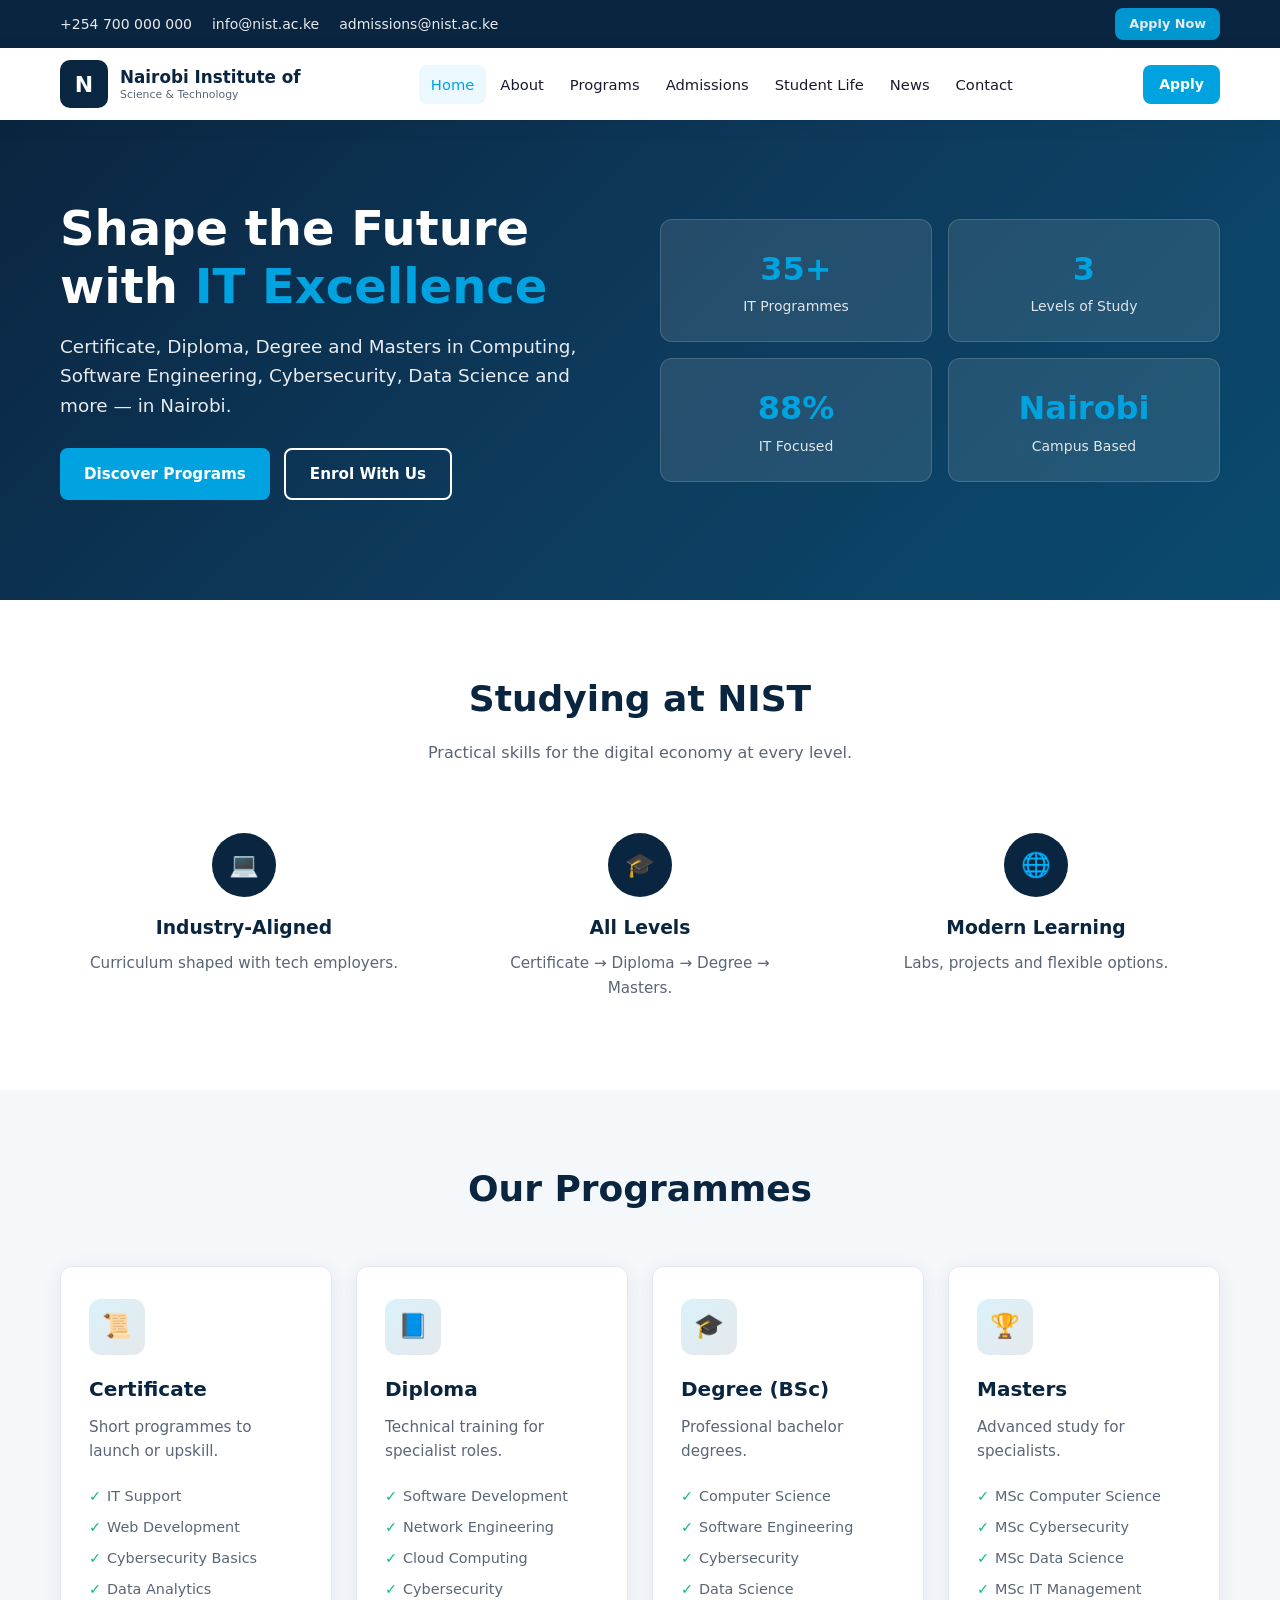
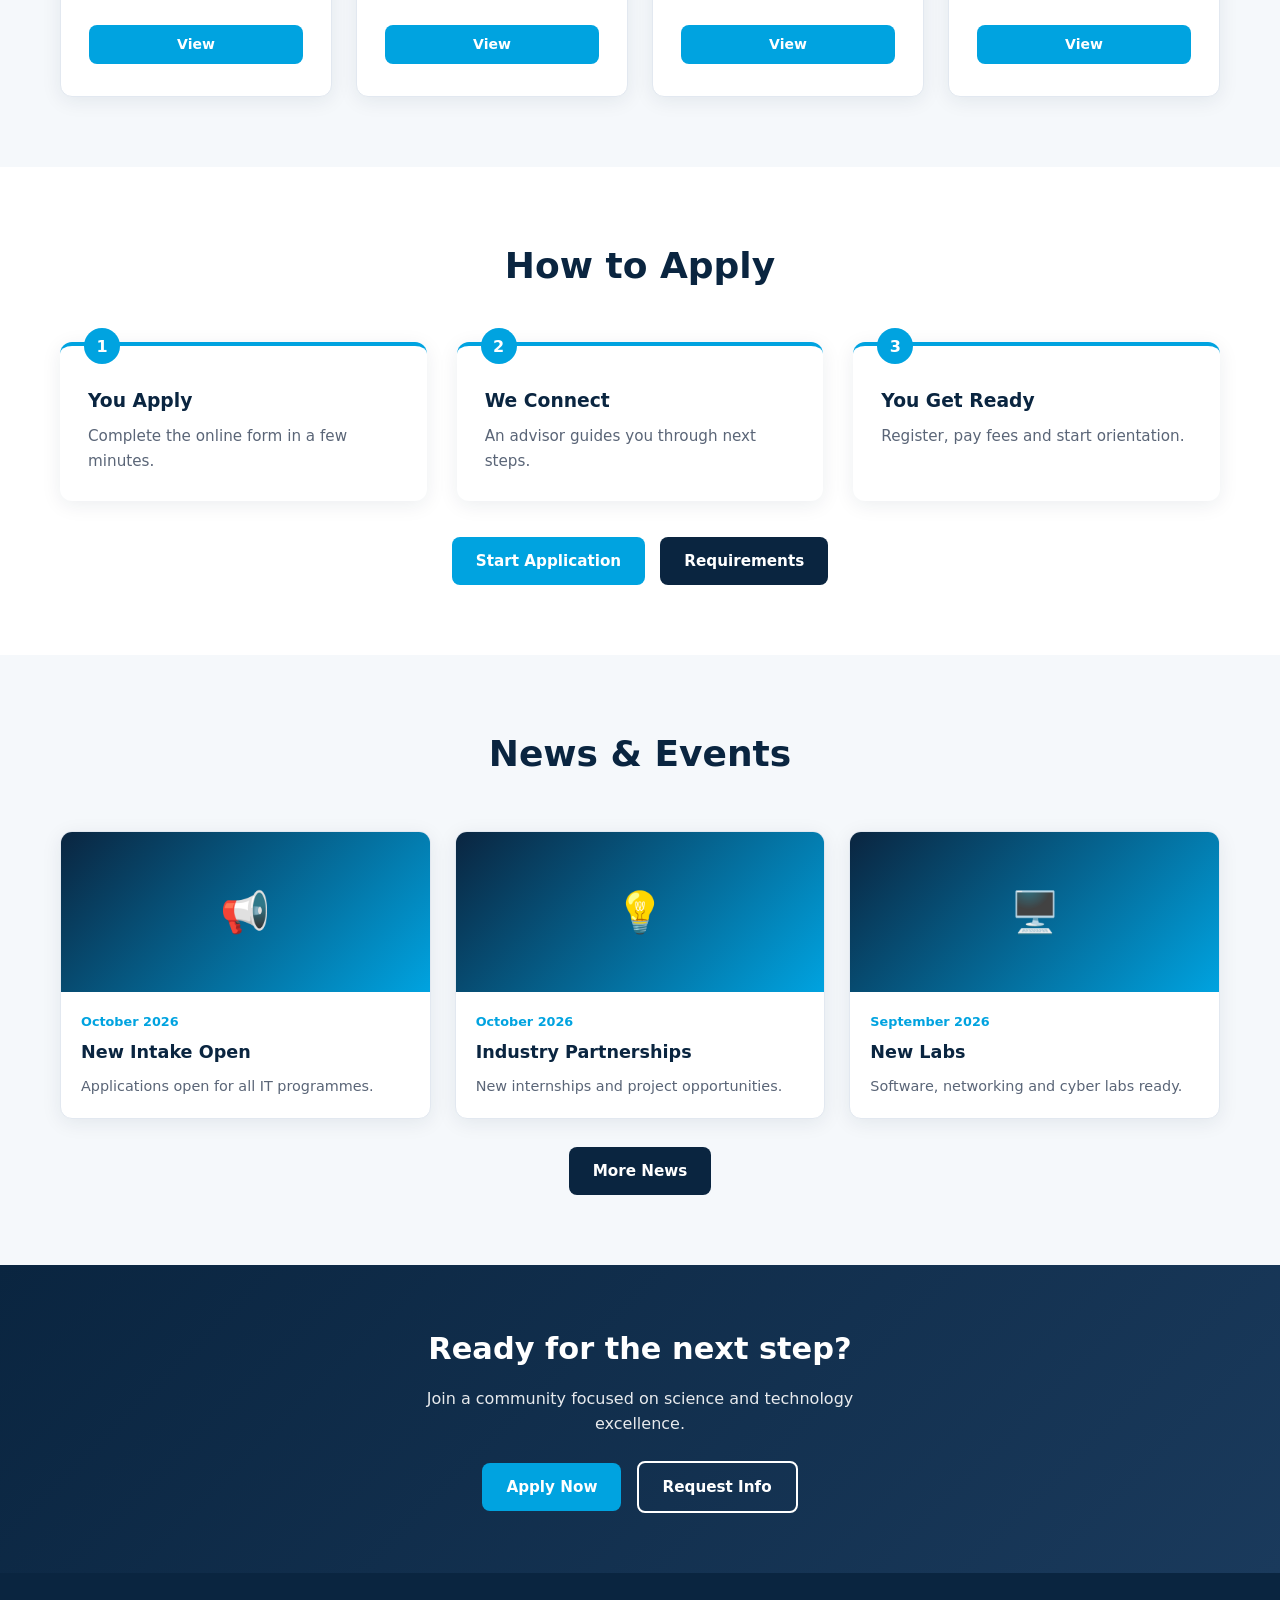
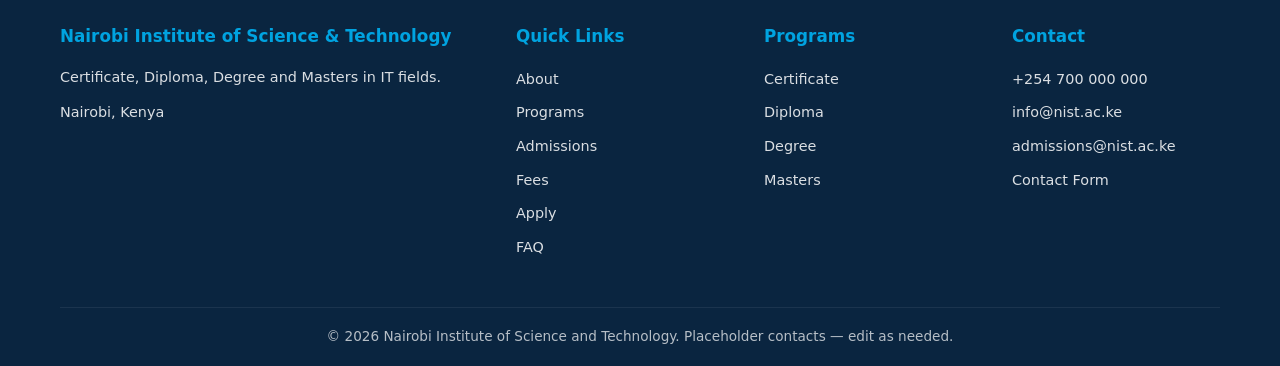
<file: index.html>
<!DOCTYPE html>
<html lang="en">
<head>
  <meta charset="UTF-8">
  <meta name="viewport" content="width=device-width, initial-scale=1.0">
  <title>Home | Nairobi Institute of Science and Technology</title>
  <link rel="stylesheet" href="css/style.css">
</head>
<body>
  <div class="top-bar">
    <div class="container">
      <div class="top-contact">
        <a href="tel:+254700000000">+254 700 000 000</a>
        <a href="mailto:info@nist.ac.ke">info@nist.ac.ke</a>
        <a href="mailto:admissions@nist.ac.ke">admissions@nist.ac.ke</a>
      </div>
      <a href="apply.html" class="btn btn-sm btn-primary" style="padding:6px 14px;font-size:.8rem;">Apply Now</a>
    </div>
  </div>
  <header class="header">
    <div class="container">
      <a href="index.html" class="logo">
        <div class="logo-icon">
          <svg viewBox="0 0 48 48" xmlns="http://www.w3.org/2000/svg"><rect width="48" height="48" rx="10" fill="url(#g)"/><text x="24" y="32" text-anchor="middle" fill="#fff" font-size="22" font-weight="800" font-family="system-ui">N</text><defs><linearGradient id="g" x1="0" y1="0" x2="48" y2="48"><stop stop-color="#0a2540"/><stop offset="1" stop-color="#00a3e0"/></linearGradient></defs></svg>
        </div>
        <div>Nairobi Institute of<span>Science &amp; Technology</span></div>
      </a>
      <button class="menu-toggle">☰</button>
      <nav class="nav">
        <a href="index.html" class="active">Home</a>
        <a href="about.html">About</a>
        <a href="programs.html">Programs</a>
        <a href="admissions.html">Admissions</a>
        <a href="student-life.html">Student Life</a>
        <a href="news.html">News</a>
        <a href="contact.html">Contact</a>
      </nav>
      <a href="apply.html" class="btn btn-primary btn-sm btn-apply-desktop">Apply</a>
    </div>
  </header>

  <section class="hero">
    <div class="container">
      <div class="hero-content">
        <h1>Shape the Future with <span>IT Excellence</span></h1>
        <p>Certificate, Diploma, Degree and Masters in Computing, Software Engineering, Cybersecurity, Data Science and more — in Nairobi.</p>
        <div class="hero-buttons">
          <a href="programs.html" class="btn btn-primary">Discover Programs</a>
          <a href="apply.html" class="btn btn-outline">Enrol With Us</a>
        </div>
      </div>
      <div class="hero-stats">
        <div class="stat-card"><div class="number">40+</div><div class="label">IT Programmes</div></div>
        <div class="stat-card"><div class="number">4</div><div class="label">Levels of Study</div></div>
        <div class="stat-card"><div class="number">100%</div><div class="label">IT Focused</div></div>
        <div class="stat-card"><div class="number">Nairobi</div><div class="label">Campus Based</div></div>
      </div>
    </div>
  </section>

  <section class="section">
    <div class="container">
      <div class="section-header">
        <h2>Studying at NIST</h2>
        <p>Practical skills for the digital economy at every level.</p>
      </div>
      <div class="features-grid">
        <div class="feature-item"><div class="icon">💻</div><h3>Industry-Aligned</h3><p>Curriculum shaped with tech employers.</p></div>
        <div class="feature-item"><div class="icon">🎓</div><h3>All Levels</h3><p>Certificate → Diploma → Degree → Masters.</p></div>
        <div class="feature-item"><div class="icon">🌐</div><h3>Modern Learning</h3><p>Labs, projects and flexible options.</p></div>
      </div>
    </div>
  </section>

  <section class="section section-alt">
    <div class="container">
      <div class="section-header"><h2>Our Programmes</h2></div>
      <div class="programs-grid">
        <div class="program-card">
          <div class="icon">📜</div><h3>Certificate</h3>
          <p>Short programmes to launch or upskill.</p>
          <ul><li>IT Support</li><li>Web Development</li><li>Cybersecurity Basics</li><li>Data Analytics</li></ul>
          <a href="programs.html#certificate" class="btn btn-primary btn-sm">View</a>
        </div>
        <div class="program-card">
          <div class="icon">📘</div><h3>Diploma</h3>
          <p>Technical training for specialist roles.</p>
          <ul><li>Software Development</li><li>Network Engineering</li><li>Cloud Computing</li><li>Cybersecurity</li></ul>
          <a href="programs.html#diploma" class="btn btn-primary btn-sm">View</a>
        </div>
        <div class="program-card">
          <div class="icon">🎓</div><h3>Degree (BSc)</h3>
          <p>Professional bachelor degrees.</p>
          <ul><li>Computer Science</li><li>Software Engineering</li><li>Cybersecurity</li><li>Data Science</li></ul>
          <a href="programs.html#degree" class="btn btn-primary btn-sm">View</a>
        </div>
        <div class="program-card">
          <div class="icon">🏆</div><h3>Masters</h3>
          <p>Advanced study for specialists.</p>
          <ul><li>MSc Computer Science</li><li>MSc Cybersecurity</li><li>MSc Data Science</li><li>MSc IT Management</li></ul>
          <a href="programs.html#masters" class="btn btn-primary btn-sm">View</a>
        </div>
      </div>
    </div>
  </section>

  <section class="section">
    <div class="container">
      <div class="section-header"><h2>How to Apply</h2></div>
      <div class="steps">
        <div class="step"><h3>You Apply</h3><p>Complete the online form in a few minutes.</p></div>
        <div class="step"><h3>We Connect</h3><p>An advisor guides you through next steps.</p></div>
        <div class="step"><h3>You Get Ready</h3><p>Register, pay fees and start orientation.</p></div>
      </div>
      <div style="text-align:center;margin-top:36px;">
        <a href="apply.html" class="btn btn-primary">Start Application</a>
        <a href="admissions.html" class="btn btn-dark" style="margin-left:10px;">Requirements</a>
      </div>
    </div>
  </section>

  <section class="section section-alt">
    <div class="container">
      <div class="section-header"><h2>News &amp; Events</h2></div>
      <div class="news-grid">
        <article class="news-card"><div class="news-img">📢</div><div class="news-body"><div class="date">October 2026</div><h3>New Intake Open</h3><p>Applications open for all IT programmes.</p></div></article>
        <article class="news-card"><div class="news-img">💡</div><div class="news-body"><div class="date">October 2026</div><h3>Industry Partnerships</h3><p>New internships and project opportunities.</p></div></article>
        <article class="news-card"><div class="news-img">🖥️</div><div class="news-body"><div class="date">September 2026</div><h3>New Labs</h3><p>Software, networking and cyber labs ready.</p></div></article>
      </div>
      <div style="text-align:center;margin-top:28px;"><a href="news.html" class="btn btn-dark">More News</a></div>
    </div>
  </section>

  <section class="cta">
    <div class="container">
      <h2>Ready for the next step?</h2>
      <p>Join a community focused on science and technology excellence.</p>
      <a href="apply.html" class="btn btn-primary">Apply Now</a>
      <a href="contact.html" class="btn btn-outline" style="margin-left:10px;">Request Info</a>
    </div>
  </section>

  <footer class="footer">
    <div class="container">
      <div class="footer-grid">
        <div>
          <h4>Nairobi Institute of Science &amp; Technology</h4>
          <p>Certificate, Diploma, Degree and Masters in IT fields.</p>
          <p style="margin-top:12px;">Nairobi, Kenya</p>
        </div>
        <div>
          <h4>Quick Links</h4>
          <ul>
            <li><a href="about.html">About</a></li>
            <li><a href="programs.html">Programs</a></li>
            <li><a href="admissions.html">Admissions</a></li>
            <li><a href="fees.html">Fees</a></li>
            <li><a href="apply.html">Apply</a></li>
            <li><a href="faq.html">FAQ</a></li>
          </ul>
        </div>
        <div>
          <h4>Programs</h4>
          <ul>
            <li><a href="programs.html#certificate">Certificate</a></li>
            <li><a href="programs.html#diploma">Diploma</a></li>
            <li><a href="programs.html#degree">Degree</a></li>
            <li><a href="programs.html#masters">Masters</a></li>
          </ul>
        </div>
        <div>
          <h4>Contact</h4>
          <ul>
            <li><a href="tel:+254700000000">+254 700 000 000</a></li>
            <li><a href="mailto:info@nist.ac.ke">info@nist.ac.ke</a></li>
            <li><a href="mailto:admissions@nist.ac.ke">admissions@nist.ac.ke</a></li>
            <li><a href="contact.html">Contact Form</a></li>
          </ul>
        </div>
      </div>
      <div class="footer-bottom">&copy; 2026 Nairobi Institute of Science and Technology. Placeholder contacts — edit as needed.</div>
    </div>
  </footer>
  <script src="js/main.js"></script>
</body>
</html>
</file>
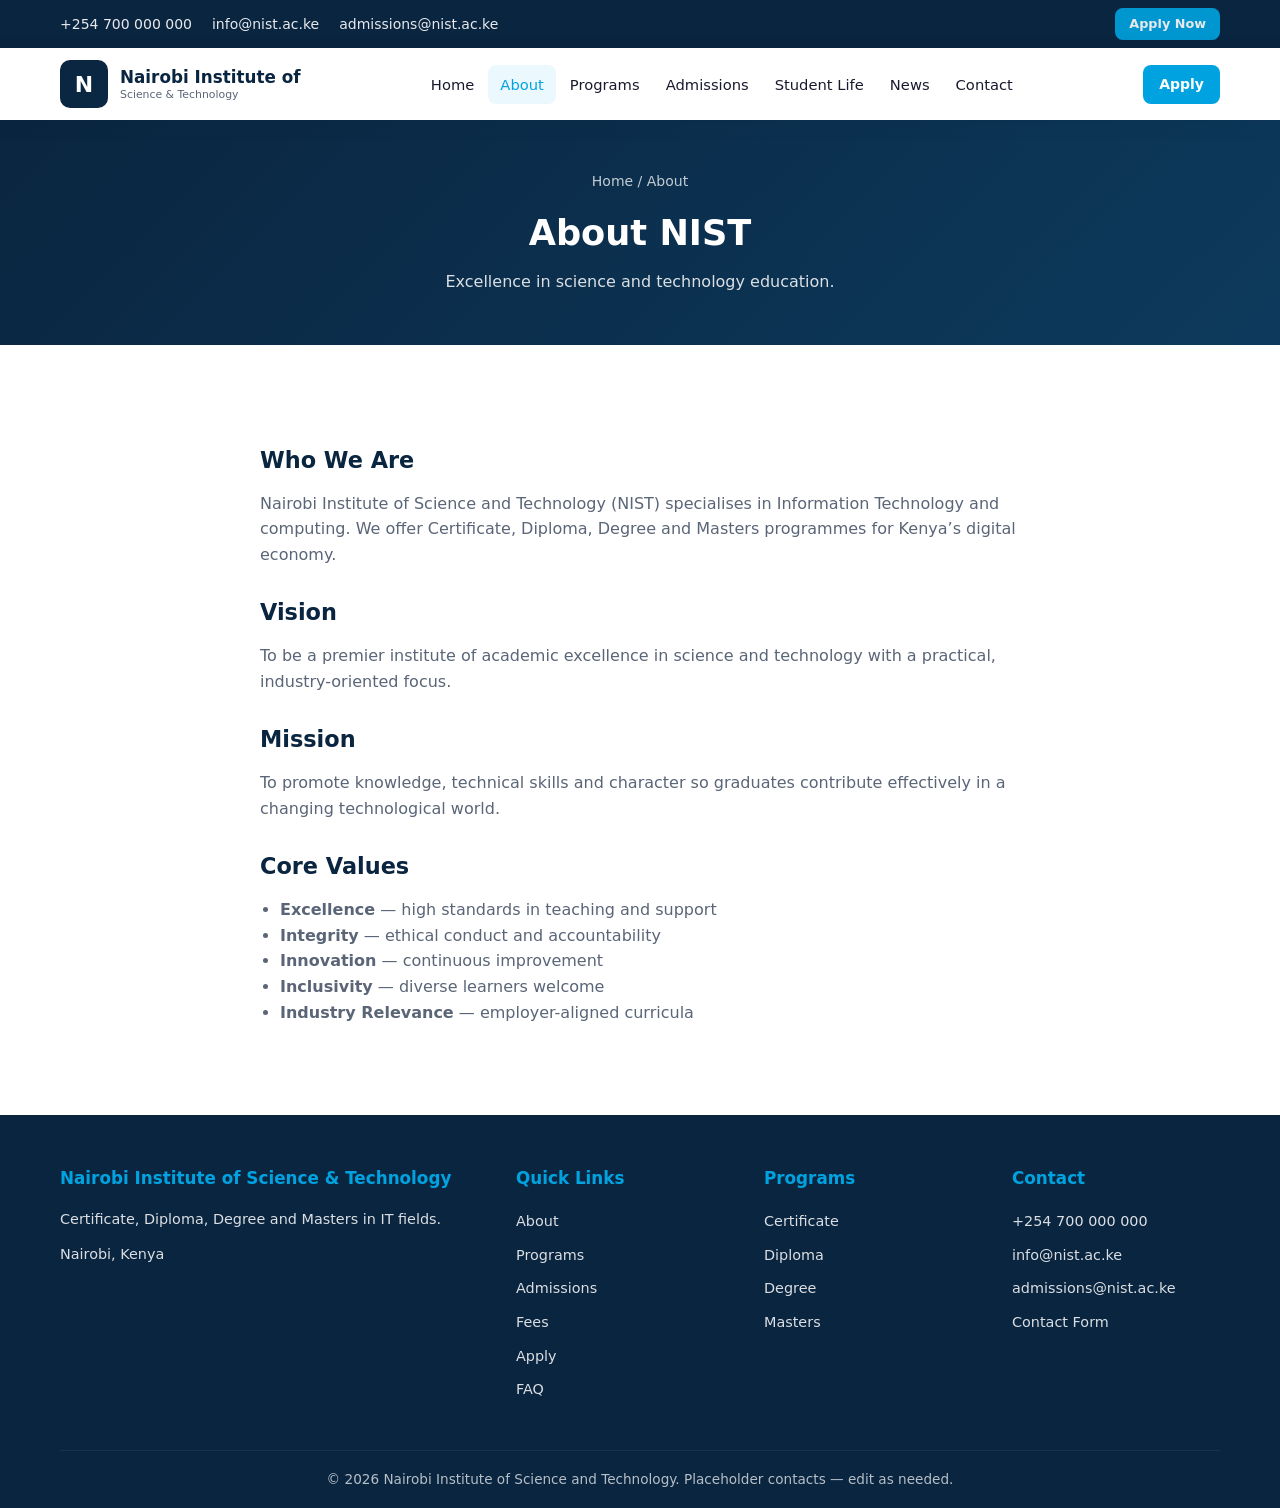
<file: about.html>
<!DOCTYPE html>
<html lang="en">
<head>
  <meta charset="UTF-8">
  <meta name="viewport" content="width=device-width, initial-scale=1.0">
  <title>About | Nairobi Institute of Science and Technology</title>
  <link rel="stylesheet" href="css/style.css">
</head>
<body>
  <div class="top-bar">
    <div class="container">
      <div class="top-contact">
        <a href="tel:+254700000000">+254 700 000 000</a>
        <a href="mailto:info@nist.ac.ke">info@nist.ac.ke</a>
        <a href="mailto:admissions@nist.ac.ke">admissions@nist.ac.ke</a>
      </div>
      <a href="apply.html" class="btn btn-sm btn-primary" style="padding:6px 14px;font-size:.8rem;">Apply Now</a>
    </div>
  </div>
  <header class="header">
    <div class="container">
      <a href="index.html" class="logo">
        <div class="logo-icon">
          <svg viewBox="0 0 48 48" xmlns="http://www.w3.org/2000/svg"><rect width="48" height="48" rx="10" fill="url(#g)"/><text x="24" y="32" text-anchor="middle" fill="#fff" font-size="22" font-weight="800" font-family="system-ui">N</text><defs><linearGradient id="g" x1="0" y1="0" x2="48" y2="48"><stop stop-color="#0a2540"/><stop offset="1" stop-color="#00a3e0"/></linearGradient></defs></svg>
        </div>
        <div>Nairobi Institute of<span>Science &amp; Technology</span></div>
      </a>
      <button class="menu-toggle">☰</button>
      <nav class="nav">
        <a href="index.html">Home</a>
        <a href="about.html" class="active">About</a>
        <a href="programs.html">Programs</a>
        <a href="admissions.html">Admissions</a>
        <a href="student-life.html">Student Life</a>
        <a href="news.html">News</a>
        <a href="contact.html">Contact</a>
      </nav>
      <a href="apply.html" class="btn btn-primary btn-sm btn-apply-desktop">Apply</a>
    </div>
  </header>

  <section class="page-header">
    <div class="container">
      <div class="breadcrumb"><a href="index.html">Home</a> / About</div>
      <h1>About NIST</h1>
      <p>Excellence in science and technology education.</p>
    </div>
  </section>

  <section class="section">
    <div class="container content-block">
      <h2>Who We Are</h2>
      <p>Nairobi Institute of Science and Technology (NIST) specialises in Information Technology and computing. We offer Certificate, Diploma, Degree and Masters programmes for Kenya’s digital economy.</p>
      <h2>Vision</h2>
      <p>To be a premier institute of academic excellence in science and technology with a practical, industry-oriented focus.</p>
      <h2>Mission</h2>
      <p>To promote knowledge, technical skills and character so graduates contribute effectively in a changing technological world.</p>
      <h2>Core Values</h2>
      <ul>
        <li><strong>Excellence</strong> — high standards in teaching and support</li>
        <li><strong>Integrity</strong> — ethical conduct and accountability</li>
        <li><strong>Innovation</strong> — continuous improvement</li>
        <li><strong>Inclusivity</strong> — diverse learners welcome</li>
        <li><strong>Industry Relevance</strong> — employer-aligned curricula</li>
      </ul>
    </div>
  </section>

  <footer class="footer">
    <div class="container">
      <div class="footer-grid">
        <div>
          <h4>Nairobi Institute of Science &amp; Technology</h4>
          <p>Certificate, Diploma, Degree and Masters in IT fields.</p>
          <p style="margin-top:12px;">Nairobi, Kenya</p>
        </div>
        <div>
          <h4>Quick Links</h4>
          <ul>
            <li><a href="about.html">About</a></li>
            <li><a href="programs.html">Programs</a></li>
            <li><a href="admissions.html">Admissions</a></li>
            <li><a href="fees.html">Fees</a></li>
            <li><a href="apply.html">Apply</a></li>
            <li><a href="faq.html">FAQ</a></li>
          </ul>
        </div>
        <div>
          <h4>Programs</h4>
          <ul>
            <li><a href="programs.html#certificate">Certificate</a></li>
            <li><a href="programs.html#diploma">Diploma</a></li>
            <li><a href="programs.html#degree">Degree</a></li>
            <li><a href="programs.html#masters">Masters</a></li>
          </ul>
        </div>
        <div>
          <h4>Contact</h4>
          <ul>
            <li><a href="tel:+254700000000">+254 700 000 000</a></li>
            <li><a href="mailto:info@nist.ac.ke">info@nist.ac.ke</a></li>
            <li><a href="mailto:admissions@nist.ac.ke">admissions@nist.ac.ke</a></li>
            <li><a href="contact.html">Contact Form</a></li>
          </ul>
        </div>
      </div>
      <div class="footer-bottom">&copy; 2026 Nairobi Institute of Science and Technology. Placeholder contacts — edit as needed.</div>
    </div>
  </footer>
  <script src="js/main.js"></script>
</body>
</html>
</file>
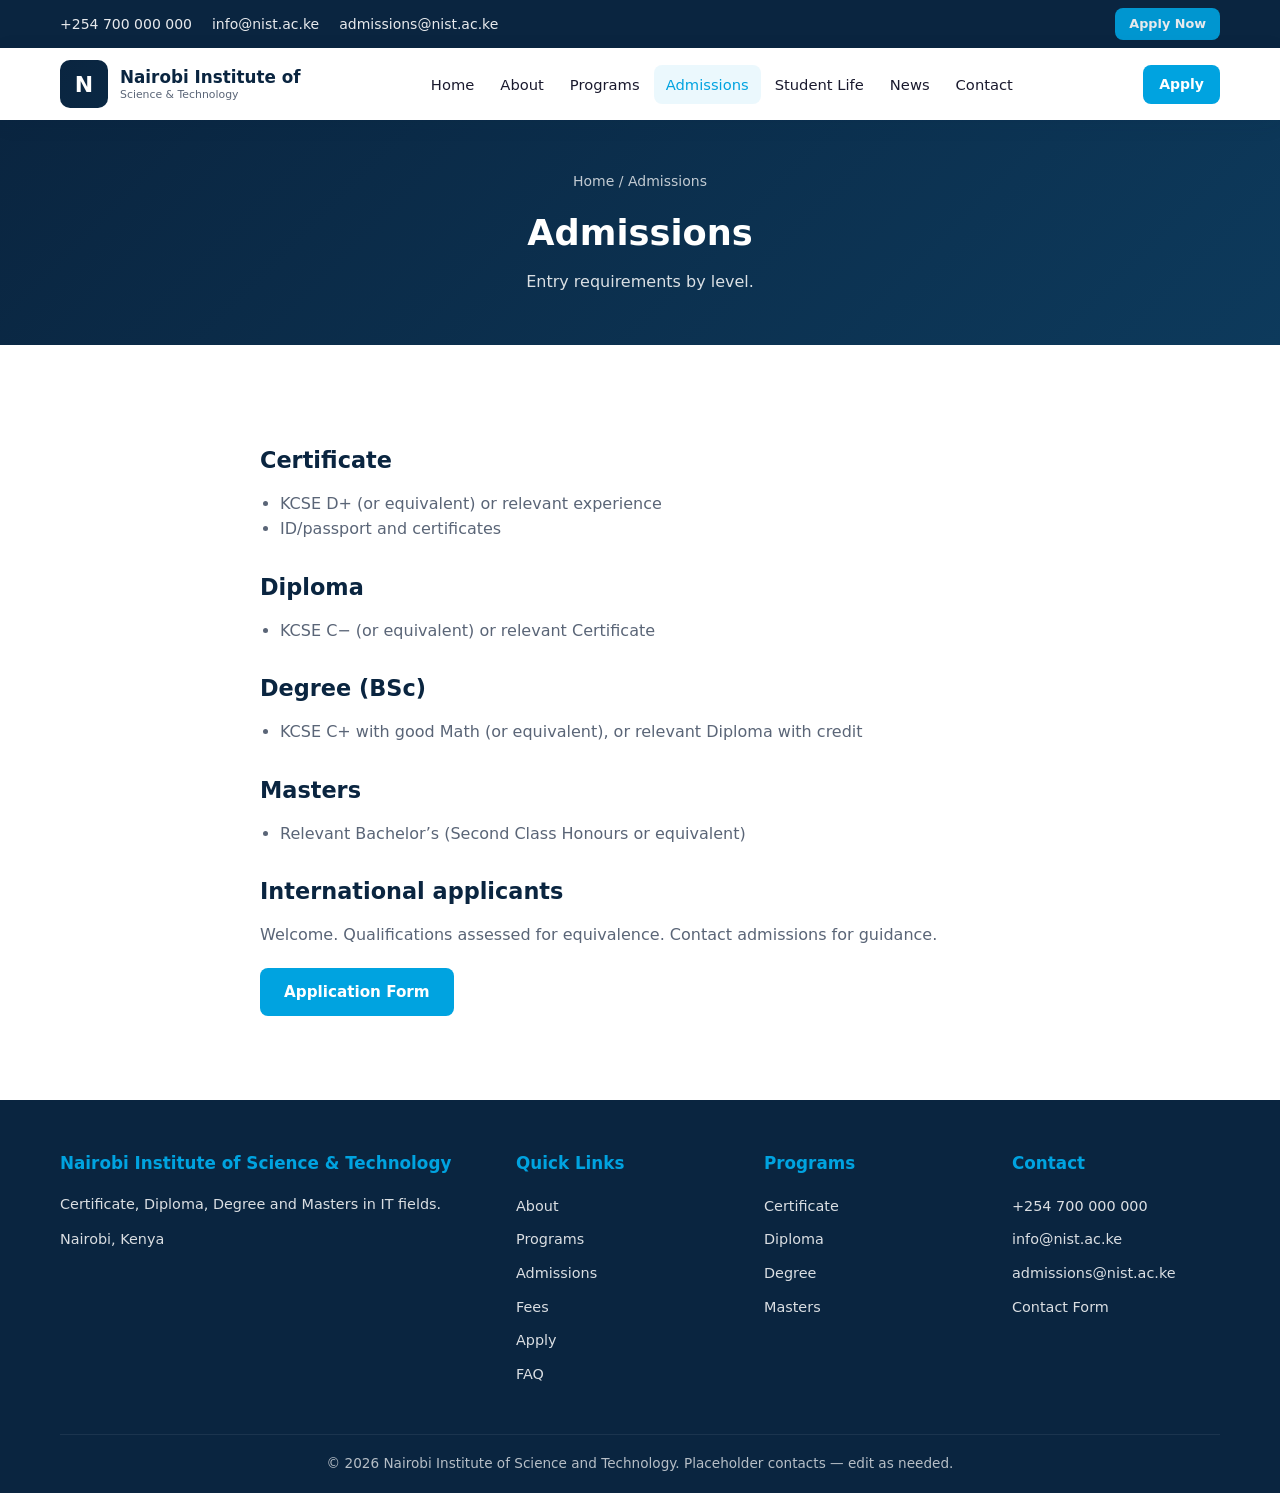
<file: admissions.html>
<!DOCTYPE html>
<html lang="en">
<head>
  <meta charset="UTF-8">
  <meta name="viewport" content="width=device-width, initial-scale=1.0">
  <title>Admissions | Nairobi Institute of Science and Technology</title>
  <link rel="stylesheet" href="css/style.css">
</head>
<body>
  <div class="top-bar">
    <div class="container">
      <div class="top-contact">
        <a href="tel:+254700000000">+254 700 000 000</a>
        <a href="mailto:info@nist.ac.ke">info@nist.ac.ke</a>
        <a href="mailto:admissions@nist.ac.ke">admissions@nist.ac.ke</a>
      </div>
      <a href="apply.html" class="btn btn-sm btn-primary" style="padding:6px 14px;font-size:.8rem;">Apply Now</a>
    </div>
  </div>
  <header class="header">
    <div class="container">
      <a href="index.html" class="logo">
        <div class="logo-icon">
          <svg viewBox="0 0 48 48" xmlns="http://www.w3.org/2000/svg"><rect width="48" height="48" rx="10" fill="url(#g)"/><text x="24" y="32" text-anchor="middle" fill="#fff" font-size="22" font-weight="800" font-family="system-ui">N</text><defs><linearGradient id="g" x1="0" y1="0" x2="48" y2="48"><stop stop-color="#0a2540"/><stop offset="1" stop-color="#00a3e0"/></linearGradient></defs></svg>
        </div>
        <div>Nairobi Institute of<span>Science &amp; Technology</span></div>
      </a>
      <button class="menu-toggle">☰</button>
      <nav class="nav">
        <a href="index.html">Home</a>
        <a href="about.html">About</a>
        <a href="programs.html">Programs</a>
        <a href="admissions.html" class="active">Admissions</a>
        <a href="student-life.html">Student Life</a>
        <a href="news.html">News</a>
        <a href="contact.html">Contact</a>
      </nav>
      <a href="apply.html" class="btn btn-primary btn-sm btn-apply-desktop">Apply</a>
    </div>
  </header>

  <section class="page-header">
    <div class="container">
      <div class="breadcrumb"><a href="index.html">Home</a> / Admissions</div>
      <h1>Admissions</h1>
      <p>Entry requirements by level.</p>
    </div>
  </section>

  <section class="section">
    <div class="container content-block">
      <h2>Certificate</h2>
      <ul>
        <li>KCSE D+ (or equivalent) or relevant experience</li>
        <li>ID/passport and certificates</li>
      </ul>
      <h2>Diploma</h2>
      <ul>
        <li>KCSE C− (or equivalent) or relevant Certificate</li>
      </ul>
      <h2>Degree (BSc)</h2>
      <ul>
        <li>KCSE C+ with good Math (or equivalent), or relevant Diploma with credit</li>
      </ul>
      <h2>Masters</h2>
      <ul>
        <li>Relevant Bachelor’s (Second Class Honours or equivalent)</li>
      </ul>
      <h2>International applicants</h2>
      <p>Welcome. Qualifications assessed for equivalence. Contact admissions for guidance.</p>
      <p style="margin-top:20px;"><a href="apply.html" class="btn btn-primary">Application Form</a></p>
    </div>
  </section>

  <footer class="footer">
    <div class="container">
      <div class="footer-grid">
        <div>
          <h4>Nairobi Institute of Science &amp; Technology</h4>
          <p>Certificate, Diploma, Degree and Masters in IT fields.</p>
          <p style="margin-top:12px;">Nairobi, Kenya</p>
        </div>
        <div>
          <h4>Quick Links</h4>
          <ul>
            <li><a href="about.html">About</a></li>
            <li><a href="programs.html">Programs</a></li>
            <li><a href="admissions.html">Admissions</a></li>
            <li><a href="fees.html">Fees</a></li>
            <li><a href="apply.html">Apply</a></li>
            <li><a href="faq.html">FAQ</a></li>
          </ul>
        </div>
        <div>
          <h4>Programs</h4>
          <ul>
            <li><a href="programs.html#certificate">Certificate</a></li>
            <li><a href="programs.html#diploma">Diploma</a></li>
            <li><a href="programs.html#degree">Degree</a></li>
            <li><a href="programs.html#masters">Masters</a></li>
          </ul>
        </div>
        <div>
          <h4>Contact</h4>
          <ul>
            <li><a href="tel:+254700000000">+254 700 000 000</a></li>
            <li><a href="mailto:info@nist.ac.ke">info@nist.ac.ke</a></li>
            <li><a href="mailto:admissions@nist.ac.ke">admissions@nist.ac.ke</a></li>
            <li><a href="contact.html">Contact Form</a></li>
          </ul>
        </div>
      </div>
      <div class="footer-bottom">&copy; 2026 Nairobi Institute of Science and Technology. Placeholder contacts — edit as needed.</div>
    </div>
  </footer>
  <script src="js/main.js"></script>
</body>
</html>
</file>
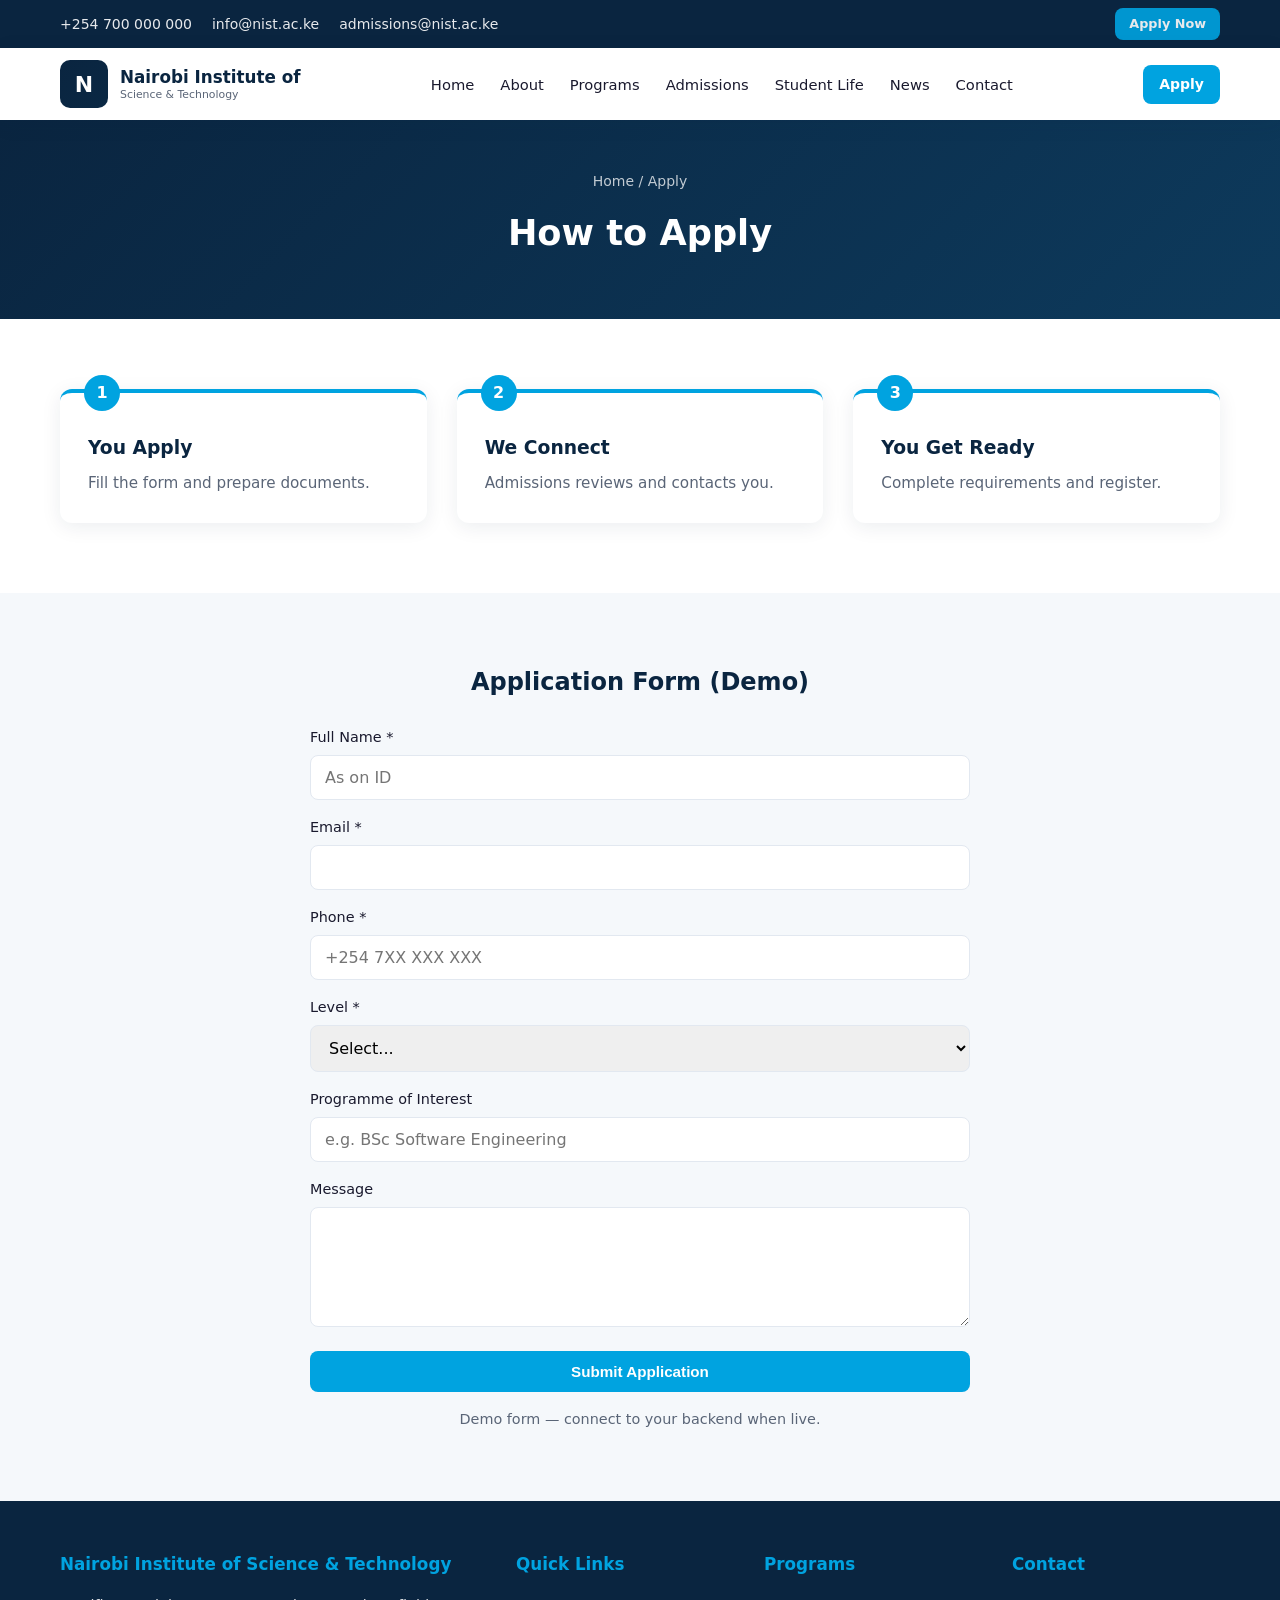
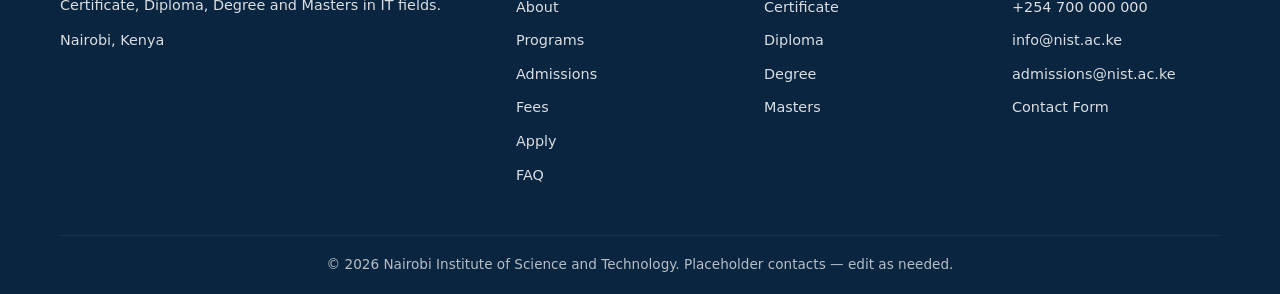
<file: apply.html>
<!DOCTYPE html>
<html lang="en">
<head>
  <meta charset="UTF-8">
  <meta name="viewport" content="width=device-width, initial-scale=1.0">
  <title>Apply | Nairobi Institute of Science and Technology</title>
  <link rel="stylesheet" href="css/style.css">
</head>
<body>
  <div class="top-bar">
    <div class="container">
      <div class="top-contact">
        <a href="tel:+254700000000">+254 700 000 000</a>
        <a href="mailto:info@nist.ac.ke">info@nist.ac.ke</a>
        <a href="mailto:admissions@nist.ac.ke">admissions@nist.ac.ke</a>
      </div>
      <a href="apply.html" class="btn btn-sm btn-primary" style="padding:6px 14px;font-size:.8rem;">Apply Now</a>
    </div>
  </div>
  <header class="header">
    <div class="container">
      <a href="index.html" class="logo">
        <div class="logo-icon">
          <svg viewBox="0 0 48 48" xmlns="http://www.w3.org/2000/svg"><rect width="48" height="48" rx="10" fill="url(#g)"/><text x="24" y="32" text-anchor="middle" fill="#fff" font-size="22" font-weight="800" font-family="system-ui">N</text><defs><linearGradient id="g" x1="0" y1="0" x2="48" y2="48"><stop stop-color="#0a2540"/><stop offset="1" stop-color="#00a3e0"/></linearGradient></defs></svg>
        </div>
        <div>Nairobi Institute of<span>Science &amp; Technology</span></div>
      </a>
      <button class="menu-toggle">☰</button>
      <nav class="nav">
        <a href="index.html">Home</a>
        <a href="about.html">About</a>
        <a href="programs.html">Programs</a>
        <a href="admissions.html">Admissions</a>
        <a href="student-life.html">Student Life</a>
        <a href="news.html">News</a>
        <a href="contact.html">Contact</a>
      </nav>
      <a href="apply.html" class="btn btn-primary btn-sm btn-apply-desktop">Apply</a>
    </div>
  </header>

  <section class="page-header">
    <div class="container">
      <div class="breadcrumb"><a href="index.html">Home</a> / Apply</div>
      <h1>How to Apply</h1>
    </div>
  </section>

  <section class="section">
    <div class="container">
      <div class="steps">
        <div class="step"><h3>You Apply</h3><p>Fill the form and prepare documents.</p></div>
        <div class="step"><h3>We Connect</h3><p>Admissions reviews and contacts you.</p></div>
        <div class="step"><h3>You Get Ready</h3><p>Complete requirements and register.</p></div>
      </div>
    </div>
  </section>

  <section class="section section-alt">
    <div class="container" style="max-width:700px;">
      <h2 style="text-align:center;color:var(--primary);margin-bottom:24px;">Application Form (Demo)</h2>
      <form>
        <div class="form-group"><label>Full Name *</label><input type="text" required placeholder="As on ID"></div>
        <div class="form-group"><label>Email *</label><input type="email" required></div>
        <div class="form-group"><label>Phone *</label><input type="tel" required placeholder="+254 7XX XXX XXX"></div>
        <div class="form-group">
          <label>Level *</label>
          <select required>
            <option value="">Select...</option>
            <option>Certificate</option>
            <option>Diploma</option>
            <option>Degree (BSc)</option>
            <option>Masters</option>
          </select>
        </div>
        <div class="form-group"><label>Programme of Interest</label><input type="text" placeholder="e.g. BSc Software Engineering"></div>
        <div class="form-group"><label>Message</label><textarea></textarea></div>
        <button type="submit" class="btn btn-primary" style="width:100%;">Submit Application</button>
      </form>
      <p style="text-align:center;margin-top:16px;font-size:.9rem;color:var(--text-light);">Demo form — connect to your backend when live.</p>
    </div>
  </section>

  <footer class="footer">
    <div class="container">
      <div class="footer-grid">
        <div>
          <h4>Nairobi Institute of Science &amp; Technology</h4>
          <p>Certificate, Diploma, Degree and Masters in IT fields.</p>
          <p style="margin-top:12px;">Nairobi, Kenya</p>
        </div>
        <div>
          <h4>Quick Links</h4>
          <ul>
            <li><a href="about.html">About</a></li>
            <li><a href="programs.html">Programs</a></li>
            <li><a href="admissions.html">Admissions</a></li>
            <li><a href="fees.html">Fees</a></li>
            <li><a href="apply.html">Apply</a></li>
            <li><a href="faq.html">FAQ</a></li>
          </ul>
        </div>
        <div>
          <h4>Programs</h4>
          <ul>
            <li><a href="programs.html#certificate">Certificate</a></li>
            <li><a href="programs.html#diploma">Diploma</a></li>
            <li><a href="programs.html#degree">Degree</a></li>
            <li><a href="programs.html#masters">Masters</a></li>
          </ul>
        </div>
        <div>
          <h4>Contact</h4>
          <ul>
            <li><a href="tel:+254700000000">+254 700 000 000</a></li>
            <li><a href="mailto:info@nist.ac.ke">info@nist.ac.ke</a></li>
            <li><a href="mailto:admissions@nist.ac.ke">admissions@nist.ac.ke</a></li>
            <li><a href="contact.html">Contact Form</a></li>
          </ul>
        </div>
      </div>
      <div class="footer-bottom">&copy; 2026 Nairobi Institute of Science and Technology. Placeholder contacts — edit as needed.</div>
    </div>
  </footer>
  <script src="js/main.js"></script>
</body>
</html>
</file>
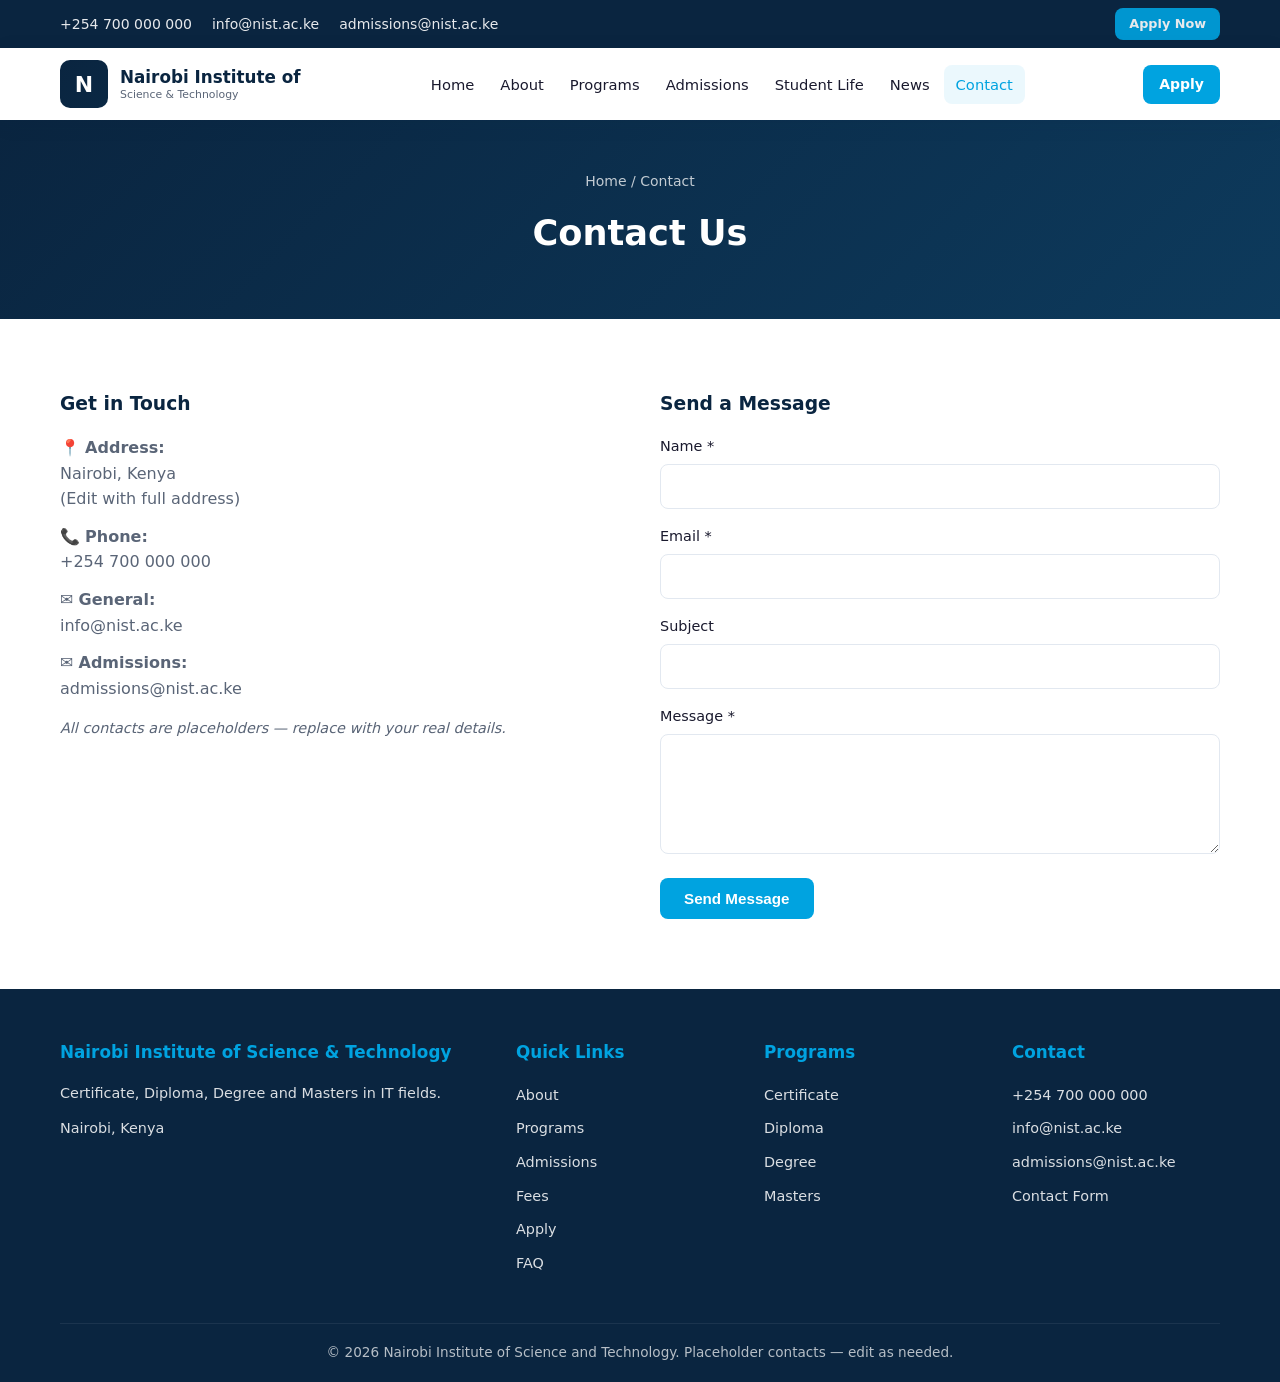
<file: contact.html>
<!DOCTYPE html>
<html lang="en">
<head>
  <meta charset="UTF-8">
  <meta name="viewport" content="width=device-width, initial-scale=1.0">
  <title>Contact | Nairobi Institute of Science and Technology</title>
  <link rel="stylesheet" href="css/style.css">
</head>
<body>
  <div class="top-bar">
    <div class="container">
      <div class="top-contact">
        <a href="tel:+254700000000">+254 700 000 000</a>
        <a href="mailto:info@nist.ac.ke">info@nist.ac.ke</a>
        <a href="mailto:admissions@nist.ac.ke">admissions@nist.ac.ke</a>
      </div>
      <a href="apply.html" class="btn btn-sm btn-primary" style="padding:6px 14px;font-size:.8rem;">Apply Now</a>
    </div>
  </div>
  <header class="header">
    <div class="container">
      <a href="index.html" class="logo">
        <div class="logo-icon">
          <svg viewBox="0 0 48 48" xmlns="http://www.w3.org/2000/svg"><rect width="48" height="48" rx="10" fill="url(#g)"/><text x="24" y="32" text-anchor="middle" fill="#fff" font-size="22" font-weight="800" font-family="system-ui">N</text><defs><linearGradient id="g" x1="0" y1="0" x2="48" y2="48"><stop stop-color="#0a2540"/><stop offset="1" stop-color="#00a3e0"/></linearGradient></defs></svg>
        </div>
        <div>Nairobi Institute of<span>Science &amp; Technology</span></div>
      </a>
      <button class="menu-toggle">☰</button>
      <nav class="nav">
        <a href="index.html">Home</a>
        <a href="about.html">About</a>
        <a href="programs.html">Programs</a>
        <a href="admissions.html">Admissions</a>
        <a href="student-life.html">Student Life</a>
        <a href="news.html">News</a>
        <a href="contact.html" class="active">Contact</a>
      </nav>
      <a href="apply.html" class="btn btn-primary btn-sm btn-apply-desktop">Apply</a>
    </div>
  </header>

  <section class="page-header">
    <div class="container">
      <div class="breadcrumb"><a href="index.html">Home</a> / Contact</div>
      <h1>Contact Us</h1>
    </div>
  </section>

  <section class="section">
    <div class="container">
      <div class="contact-grid">
        <div class="contact-info">
          <h3>Get in Touch</h3>
          <p>📍 <strong>Address:</strong><br>Nairobi, Kenya<br>(Edit with full address)</p>
          <p>📞 <strong>Phone:</strong><br><a href="tel:+254700000000">+254 700 000 000</a></p>
          <p>✉️ <strong>General:</strong><br><a href="mailto:info@nist.ac.ke">info@nist.ac.ke</a></p>
          <p>✉️ <strong>Admissions:</strong><br><a href="mailto:admissions@nist.ac.ke">admissions@nist.ac.ke</a></p>
          <p style="margin-top:16px;font-size:.9rem;color:var(--text-light);"><em>All contacts are placeholders — replace with your real details.</em></p>
        </div>
        <div>
          <h3 style="color:var(--primary);margin-bottom:16px;">Send a Message</h3>
          <form>
            <div class="form-group"><label>Name *</label><input type="text" required></div>
            <div class="form-group"><label>Email *</label><input type="email" required></div>
            <div class="form-group"><label>Subject</label><input type="text"></div>
            <div class="form-group"><label>Message *</label><textarea required></textarea></div>
            <button type="submit" class="btn btn-primary">Send Message</button>
          </form>
        </div>
      </div>
    </div>
  </section>

  <footer class="footer">
    <div class="container">
      <div class="footer-grid">
        <div>
          <h4>Nairobi Institute of Science &amp; Technology</h4>
          <p>Certificate, Diploma, Degree and Masters in IT fields.</p>
          <p style="margin-top:12px;">Nairobi, Kenya</p>
        </div>
        <div>
          <h4>Quick Links</h4>
          <ul>
            <li><a href="about.html">About</a></li>
            <li><a href="programs.html">Programs</a></li>
            <li><a href="admissions.html">Admissions</a></li>
            <li><a href="fees.html">Fees</a></li>
            <li><a href="apply.html">Apply</a></li>
            <li><a href="faq.html">FAQ</a></li>
          </ul>
        </div>
        <div>
          <h4>Programs</h4>
          <ul>
            <li><a href="programs.html#certificate">Certificate</a></li>
            <li><a href="programs.html#diploma">Diploma</a></li>
            <li><a href="programs.html#degree">Degree</a></li>
            <li><a href="programs.html#masters">Masters</a></li>
          </ul>
        </div>
        <div>
          <h4>Contact</h4>
          <ul>
            <li><a href="tel:+254700000000">+254 700 000 000</a></li>
            <li><a href="mailto:info@nist.ac.ke">info@nist.ac.ke</a></li>
            <li><a href="mailto:admissions@nist.ac.ke">admissions@nist.ac.ke</a></li>
            <li><a href="contact.html">Contact Form</a></li>
          </ul>
        </div>
      </div>
      <div class="footer-bottom">&copy; 2026 Nairobi Institute of Science and Technology. Placeholder contacts — edit as needed.</div>
    </div>
  </footer>
  <script src="js/main.js"></script>
</body>
</html>
</file>
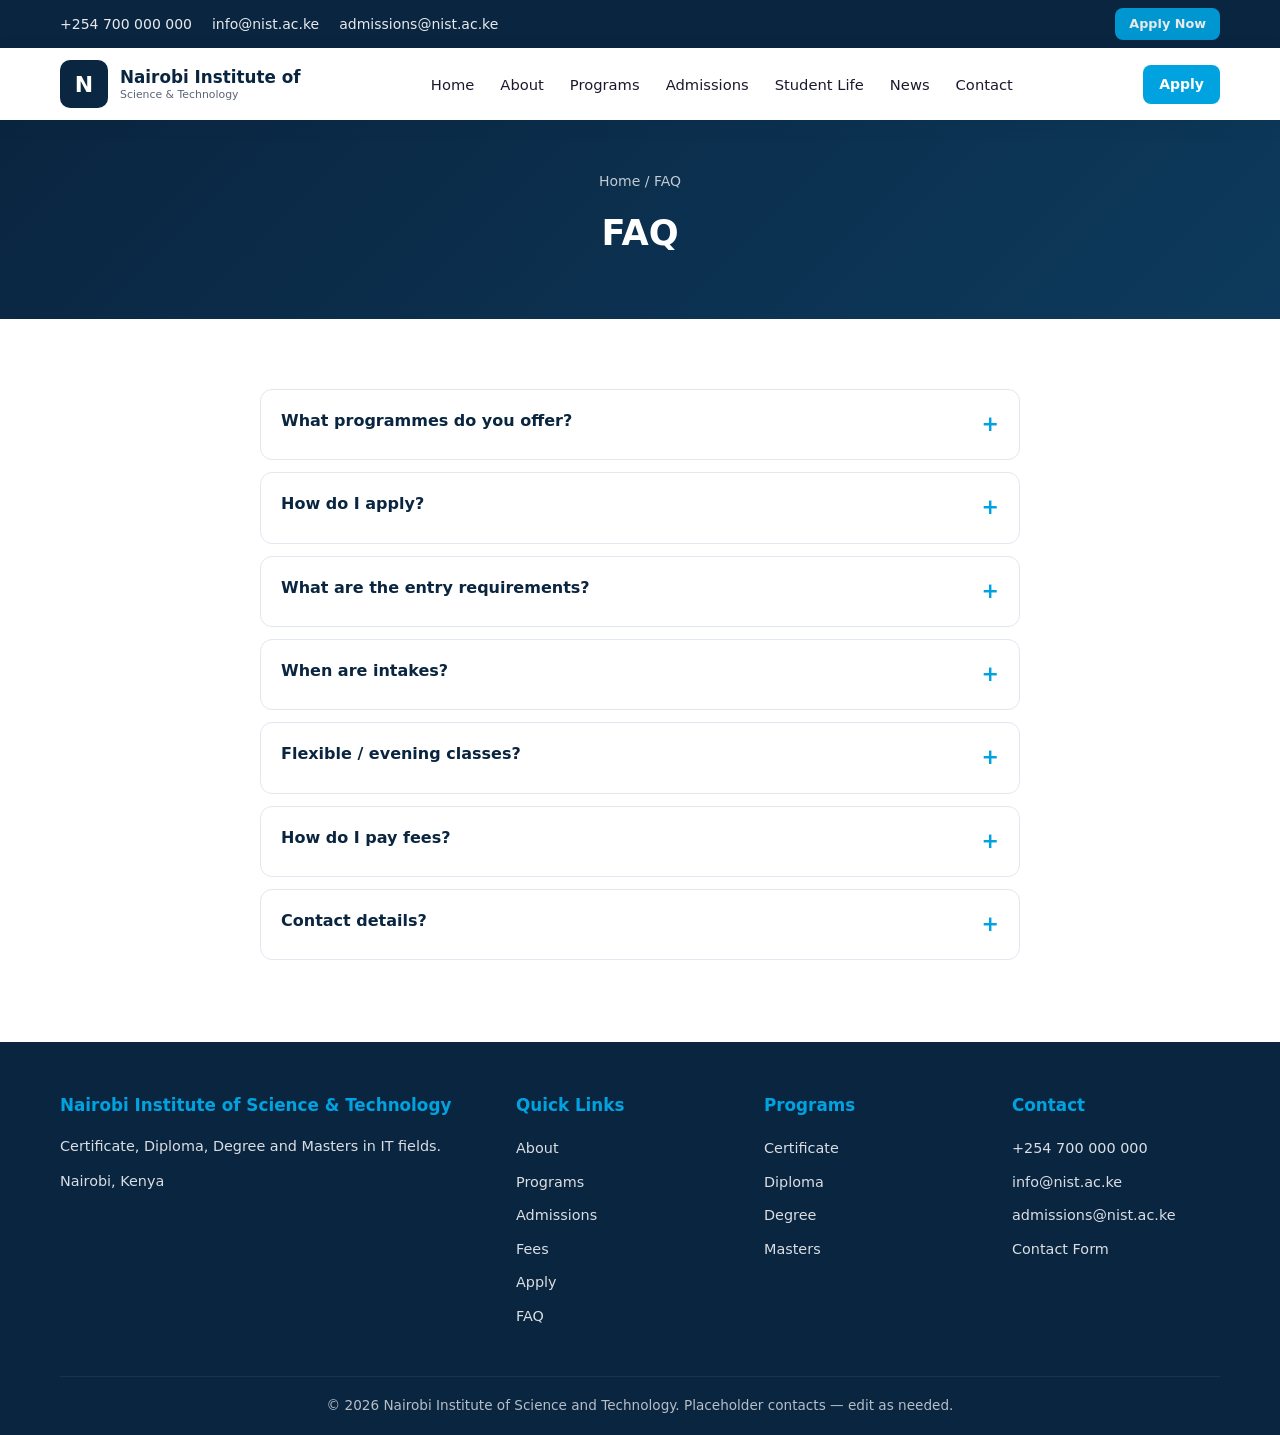
<file: faq.html>
<!DOCTYPE html>
<html lang="en">
<head>
  <meta charset="UTF-8">
  <meta name="viewport" content="width=device-width, initial-scale=1.0">
  <title>FAQ | Nairobi Institute of Science and Technology</title>
  <link rel="stylesheet" href="css/style.css">
</head>
<body>
  <div class="top-bar">
    <div class="container">
      <div class="top-contact">
        <a href="tel:+254700000000">+254 700 000 000</a>
        <a href="mailto:info@nist.ac.ke">info@nist.ac.ke</a>
        <a href="mailto:admissions@nist.ac.ke">admissions@nist.ac.ke</a>
      </div>
      <a href="apply.html" class="btn btn-sm btn-primary" style="padding:6px 14px;font-size:.8rem;">Apply Now</a>
    </div>
  </div>
  <header class="header">
    <div class="container">
      <a href="index.html" class="logo">
        <div class="logo-icon">
          <svg viewBox="0 0 48 48" xmlns="http://www.w3.org/2000/svg"><rect width="48" height="48" rx="10" fill="url(#g)"/><text x="24" y="32" text-anchor="middle" fill="#fff" font-size="22" font-weight="800" font-family="system-ui">N</text><defs><linearGradient id="g" x1="0" y1="0" x2="48" y2="48"><stop stop-color="#0a2540"/><stop offset="1" stop-color="#00a3e0"/></linearGradient></defs></svg>
        </div>
        <div>Nairobi Institute of<span>Science &amp; Technology</span></div>
      </a>
      <button class="menu-toggle">☰</button>
      <nav class="nav">
        <a href="index.html">Home</a>
        <a href="about.html">About</a>
        <a href="programs.html">Programs</a>
        <a href="admissions.html">Admissions</a>
        <a href="student-life.html">Student Life</a>
        <a href="news.html">News</a>
        <a href="contact.html">Contact</a>
      </nav>
      <a href="apply.html" class="btn btn-primary btn-sm btn-apply-desktop">Apply</a>
    </div>
  </header>

  <section class="page-header">
    <div class="container">
      <div class="breadcrumb"><a href="index.html">Home</a> / FAQ</div>
      <h1>FAQ</h1>
    </div>
  </section>

  <section class="section">
    <div class="container" style="max-width:800px;">
      <details class="faq-item"><summary>What programmes do you offer?</summary><div class="faq-body">Certificate, Diploma, Degree and Masters in IT fields: Computer Science, Software Engineering, Cybersecurity, Data Science, Cloud, Networking, AI and more.</div></details>
      <details class="faq-item"><summary>How do I apply?</summary><div class="faq-body">Use the Apply page form, or email admissions@nist.ac.ke / visit campus.</div></details>
      <details class="faq-item"><summary>What are the entry requirements?</summary><div class="faq-body">See the Admissions page. Requirements differ by Certificate, Diploma, Degree and Masters.</div></details>
      <details class="faq-item"><summary>When are intakes?</summary><div class="faq-body">Multiple intakes per year. Check News or contact admissions for next dates.</div></details>
      <details class="faq-item"><summary>Flexible / evening classes?</summary><div class="faq-body">Many programmes offer flexible options. Confirm with admissions for your course.</div></details>
      <details class="faq-item"><summary>How do I pay fees?</summary><div class="faq-body">Details are given after admission. Contact finance for methods and plans.</div></details>
      <details class="faq-item"><summary>Contact details?</summary><div class="faq-body">Phone +254 700 000 000 (placeholder), info@nist.ac.ke, admissions@nist.ac.ke. Replace with your real contacts.</div></details>
    </div>
  </section>

  <footer class="footer">
    <div class="container">
      <div class="footer-grid">
        <div>
          <h4>Nairobi Institute of Science &amp; Technology</h4>
          <p>Certificate, Diploma, Degree and Masters in IT fields.</p>
          <p style="margin-top:12px;">Nairobi, Kenya</p>
        </div>
        <div>
          <h4>Quick Links</h4>
          <ul>
            <li><a href="about.html">About</a></li>
            <li><a href="programs.html">Programs</a></li>
            <li><a href="admissions.html">Admissions</a></li>
            <li><a href="fees.html">Fees</a></li>
            <li><a href="apply.html">Apply</a></li>
            <li><a href="faq.html">FAQ</a></li>
          </ul>
        </div>
        <div>
          <h4>Programs</h4>
          <ul>
            <li><a href="programs.html#certificate">Certificate</a></li>
            <li><a href="programs.html#diploma">Diploma</a></li>
            <li><a href="programs.html#degree">Degree</a></li>
            <li><a href="programs.html#masters">Masters</a></li>
          </ul>
        </div>
        <div>
          <h4>Contact</h4>
          <ul>
            <li><a href="tel:+254700000000">+254 700 000 000</a></li>
            <li><a href="mailto:info@nist.ac.ke">info@nist.ac.ke</a></li>
            <li><a href="mailto:admissions@nist.ac.ke">admissions@nist.ac.ke</a></li>
            <li><a href="contact.html">Contact Form</a></li>
          </ul>
        </div>
      </div>
      <div class="footer-bottom">&copy; 2026 Nairobi Institute of Science and Technology. Placeholder contacts — edit as needed.</div>
    </div>
  </footer>
  <script src="js/main.js"></script>
</body>
</html>
</file>
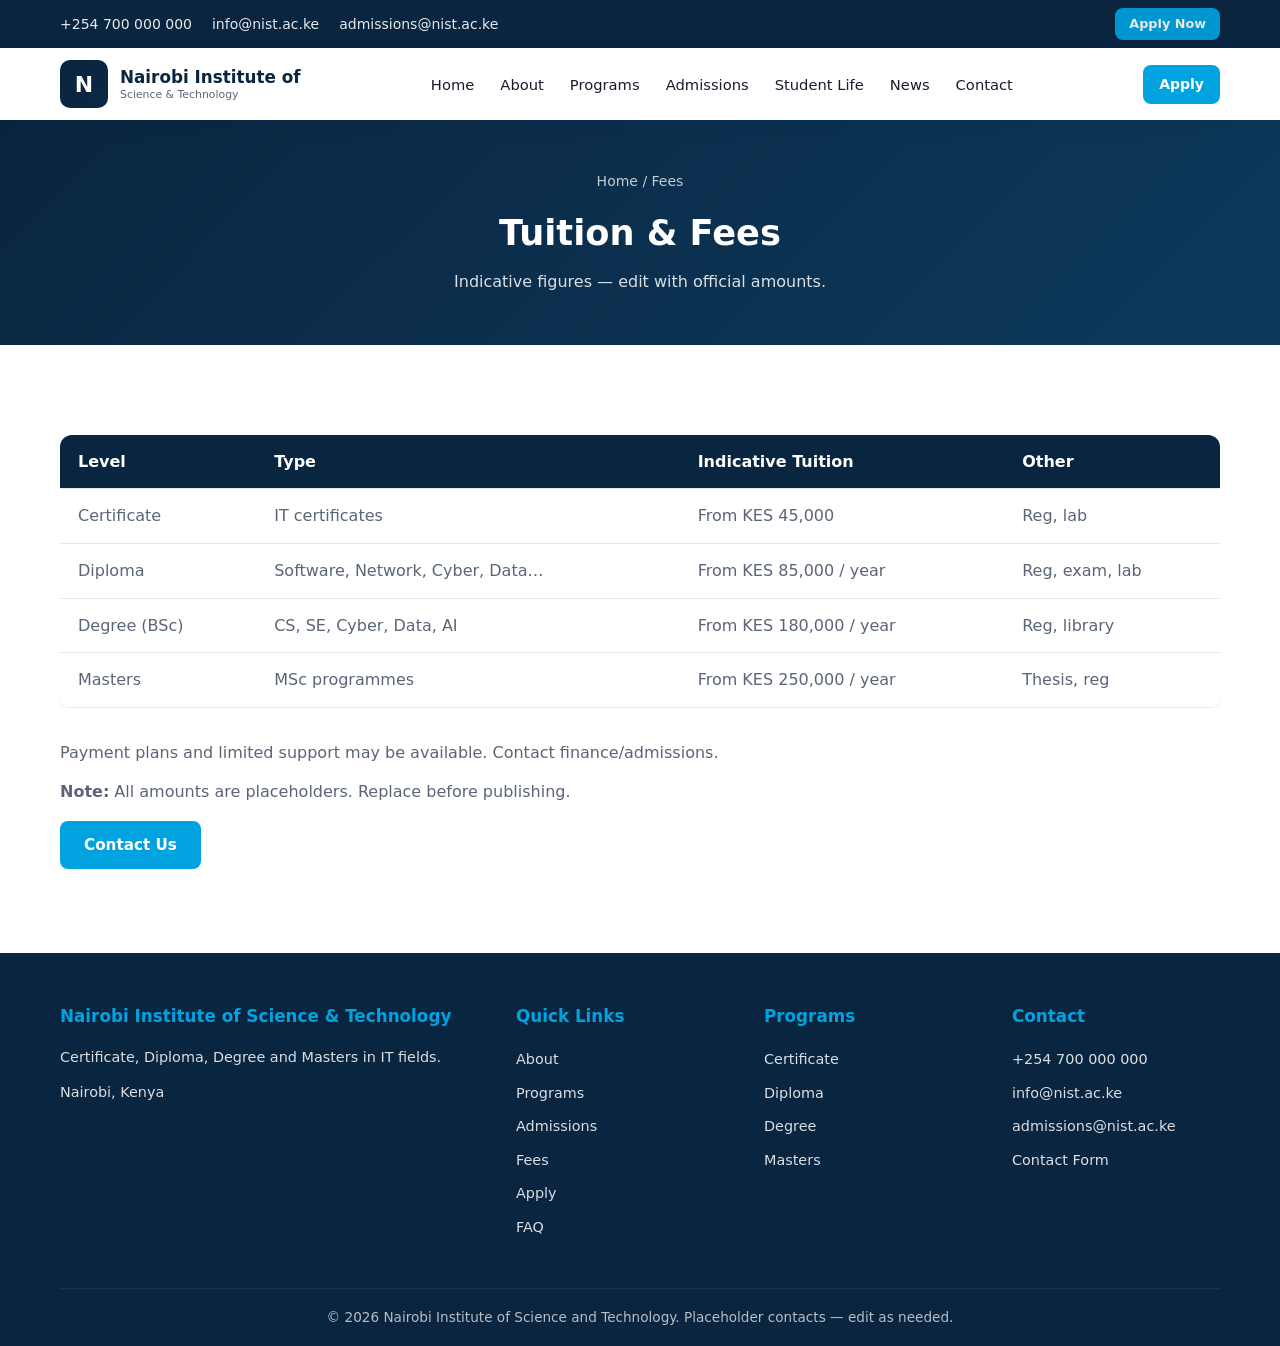
<file: fees.html>
<!DOCTYPE html>
<html lang="en">
<head>
  <meta charset="UTF-8">
  <meta name="viewport" content="width=device-width, initial-scale=1.0">
  <title>Fees | Nairobi Institute of Science and Technology</title>
  <link rel="stylesheet" href="css/style.css">
</head>
<body>
  <div class="top-bar">
    <div class="container">
      <div class="top-contact">
        <a href="tel:+254700000000">+254 700 000 000</a>
        <a href="mailto:info@nist.ac.ke">info@nist.ac.ke</a>
        <a href="mailto:admissions@nist.ac.ke">admissions@nist.ac.ke</a>
      </div>
      <a href="apply.html" class="btn btn-sm btn-primary" style="padding:6px 14px;font-size:.8rem;">Apply Now</a>
    </div>
  </div>
  <header class="header">
    <div class="container">
      <a href="index.html" class="logo">
        <div class="logo-icon">
          <svg viewBox="0 0 48 48" xmlns="http://www.w3.org/2000/svg"><rect width="48" height="48" rx="10" fill="url(#g)"/><text x="24" y="32" text-anchor="middle" fill="#fff" font-size="22" font-weight="800" font-family="system-ui">N</text><defs><linearGradient id="g" x1="0" y1="0" x2="48" y2="48"><stop stop-color="#0a2540"/><stop offset="1" stop-color="#00a3e0"/></linearGradient></defs></svg>
        </div>
        <div>Nairobi Institute of<span>Science &amp; Technology</span></div>
      </a>
      <button class="menu-toggle">☰</button>
      <nav class="nav">
        <a href="index.html">Home</a>
        <a href="about.html">About</a>
        <a href="programs.html">Programs</a>
        <a href="admissions.html">Admissions</a>
        <a href="student-life.html">Student Life</a>
        <a href="news.html">News</a>
        <a href="contact.html">Contact</a>
      </nav>
      <a href="apply.html" class="btn btn-primary btn-sm btn-apply-desktop">Apply</a>
    </div>
  </header>

  <section class="page-header">
    <div class="container">
      <div class="breadcrumb"><a href="index.html">Home</a> / Fees</div>
      <h1>Tuition &amp; Fees</h1>
      <p>Indicative figures — edit with official amounts.</p>
    </div>
  </section>

  <section class="section">
    <div class="container">
      <div class="table-wrap">
        <table>
          <thead>
            <tr><th>Level</th><th>Type</th><th>Indicative Tuition</th><th>Other</th></tr>
          </thead>
          <tbody>
            <tr><td>Certificate</td><td>IT certificates</td><td>From KES 45,000</td><td>Reg, lab</td></tr>
            <tr><td>Diploma</td><td>Software, Network, Cyber, Data…</td><td>From KES 85,000 / year</td><td>Reg, exam, lab</td></tr>
            <tr><td>Degree (BSc)</td><td>CS, SE, Cyber, Data, AI</td><td>From KES 180,000 / year</td><td>Reg, library</td></tr>
            <tr><td>Masters</td><td>MSc programmes</td><td>From KES 250,000 / year</td><td>Thesis, reg</td></tr>
          </tbody>
        </table>
      </div>
      <div class="content-block" style="margin-top:32px;">
        <p>Payment plans and limited support may be available. Contact finance/admissions.</p>
        <p><strong>Note:</strong> All amounts are placeholders. Replace before publishing.</p>
        <p style="margin-top:16px;"><a href="contact.html" class="btn btn-primary">Contact Us</a></p>
      </div>
    </div>
  </section>

  <footer class="footer">
    <div class="container">
      <div class="footer-grid">
        <div>
          <h4>Nairobi Institute of Science &amp; Technology</h4>
          <p>Certificate, Diploma, Degree and Masters in IT fields.</p>
          <p style="margin-top:12px;">Nairobi, Kenya</p>
        </div>
        <div>
          <h4>Quick Links</h4>
          <ul>
            <li><a href="about.html">About</a></li>
            <li><a href="programs.html">Programs</a></li>
            <li><a href="admissions.html">Admissions</a></li>
            <li><a href="fees.html">Fees</a></li>
            <li><a href="apply.html">Apply</a></li>
            <li><a href="faq.html">FAQ</a></li>
          </ul>
        </div>
        <div>
          <h4>Programs</h4>
          <ul>
            <li><a href="programs.html#certificate">Certificate</a></li>
            <li><a href="programs.html#diploma">Diploma</a></li>
            <li><a href="programs.html#degree">Degree</a></li>
            <li><a href="programs.html#masters">Masters</a></li>
          </ul>
        </div>
        <div>
          <h4>Contact</h4>
          <ul>
            <li><a href="tel:+254700000000">+254 700 000 000</a></li>
            <li><a href="mailto:info@nist.ac.ke">info@nist.ac.ke</a></li>
            <li><a href="mailto:admissions@nist.ac.ke">admissions@nist.ac.ke</a></li>
            <li><a href="contact.html">Contact Form</a></li>
          </ul>
        </div>
      </div>
      <div class="footer-bottom">&copy; 2026 Nairobi Institute of Science and Technology. Placeholder contacts — edit as needed.</div>
    </div>
  </footer>
  <script src="js/main.js"></script>
</body>
</html>
</file>
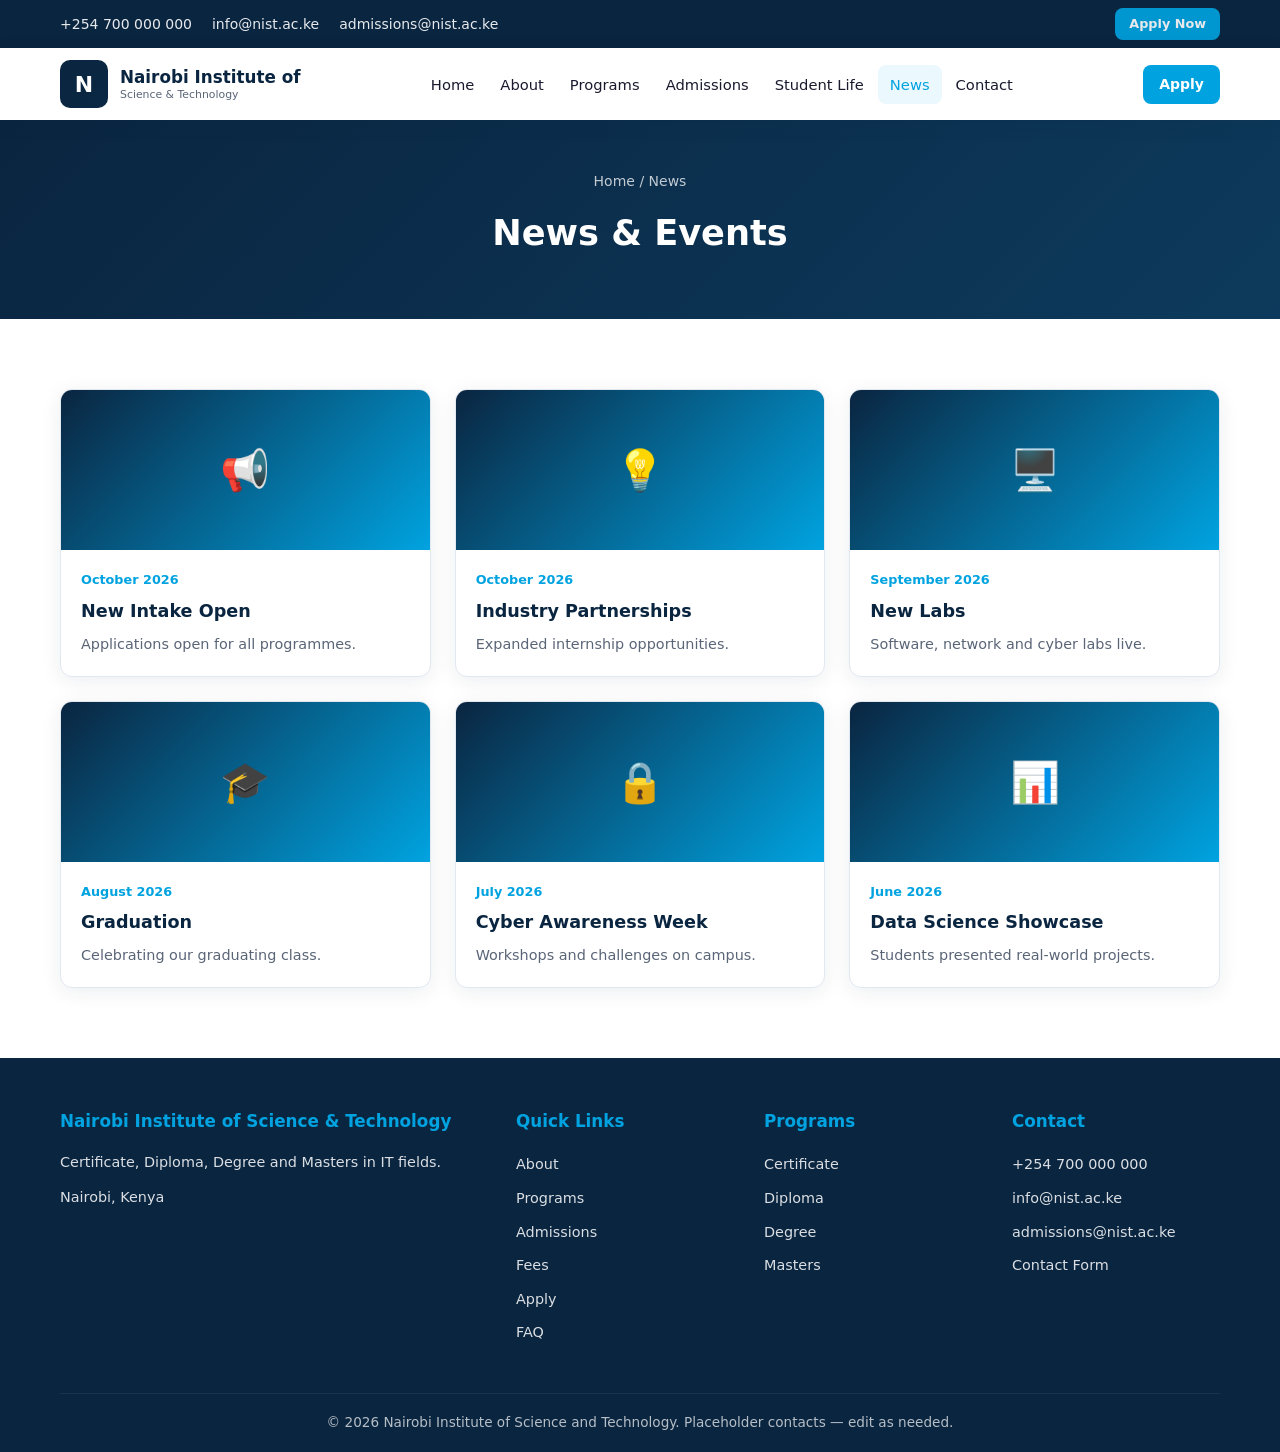
<file: news.html>
<!DOCTYPE html>
<html lang="en">
<head>
  <meta charset="UTF-8">
  <meta name="viewport" content="width=device-width, initial-scale=1.0">
  <title>News | Nairobi Institute of Science and Technology</title>
  <link rel="stylesheet" href="css/style.css">
</head>
<body>
  <div class="top-bar">
    <div class="container">
      <div class="top-contact">
        <a href="tel:+254700000000">+254 700 000 000</a>
        <a href="mailto:info@nist.ac.ke">info@nist.ac.ke</a>
        <a href="mailto:admissions@nist.ac.ke">admissions@nist.ac.ke</a>
      </div>
      <a href="apply.html" class="btn btn-sm btn-primary" style="padding:6px 14px;font-size:.8rem;">Apply Now</a>
    </div>
  </div>
  <header class="header">
    <div class="container">
      <a href="index.html" class="logo">
        <div class="logo-icon">
          <svg viewBox="0 0 48 48" xmlns="http://www.w3.org/2000/svg"><rect width="48" height="48" rx="10" fill="url(#g)"/><text x="24" y="32" text-anchor="middle" fill="#fff" font-size="22" font-weight="800" font-family="system-ui">N</text><defs><linearGradient id="g" x1="0" y1="0" x2="48" y2="48"><stop stop-color="#0a2540"/><stop offset="1" stop-color="#00a3e0"/></linearGradient></defs></svg>
        </div>
        <div>Nairobi Institute of<span>Science &amp; Technology</span></div>
      </a>
      <button class="menu-toggle">☰</button>
      <nav class="nav">
        <a href="index.html">Home</a>
        <a href="about.html">About</a>
        <a href="programs.html">Programs</a>
        <a href="admissions.html">Admissions</a>
        <a href="student-life.html">Student Life</a>
        <a href="news.html" class="active">News</a>
        <a href="contact.html">Contact</a>
      </nav>
      <a href="apply.html" class="btn btn-primary btn-sm btn-apply-desktop">Apply</a>
    </div>
  </header>

  <section class="page-header">
    <div class="container">
      <div class="breadcrumb"><a href="index.html">Home</a> / News</div>
      <h1>News &amp; Events</h1>
    </div>
  </section>

  <section class="section">
    <div class="container">
      <div class="news-grid">
        <article class="news-card"><div class="news-img">📢</div><div class="news-body"><div class="date">October 2026</div><h3>New Intake Open</h3><p>Applications open for all programmes.</p></div></article>
        <article class="news-card"><div class="news-img">💡</div><div class="news-body"><div class="date">October 2026</div><h3>Industry Partnerships</h3><p>Expanded internship opportunities.</p></div></article>
        <article class="news-card"><div class="news-img">🖥️</div><div class="news-body"><div class="date">September 2026</div><h3>New Labs</h3><p>Software, network and cyber labs live.</p></div></article>
        <article class="news-card"><div class="news-img">🎓</div><div class="news-body"><div class="date">August 2026</div><h3>Graduation</h3><p>Celebrating our graduating class.</p></div></article>
        <article class="news-card"><div class="news-img">🔒</div><div class="news-body"><div class="date">July 2026</div><h3>Cyber Awareness Week</h3><p>Workshops and challenges on campus.</p></div></article>
        <article class="news-card"><div class="news-img">📊</div><div class="news-body"><div class="date">June 2026</div><h3>Data Science Showcase</h3><p>Students presented real-world projects.</p></div></article>
      </div>
    </div>
  </section>

  <footer class="footer">
    <div class="container">
      <div class="footer-grid">
        <div>
          <h4>Nairobi Institute of Science &amp; Technology</h4>
          <p>Certificate, Diploma, Degree and Masters in IT fields.</p>
          <p style="margin-top:12px;">Nairobi, Kenya</p>
        </div>
        <div>
          <h4>Quick Links</h4>
          <ul>
            <li><a href="about.html">About</a></li>
            <li><a href="programs.html">Programs</a></li>
            <li><a href="admissions.html">Admissions</a></li>
            <li><a href="fees.html">Fees</a></li>
            <li><a href="apply.html">Apply</a></li>
            <li><a href="faq.html">FAQ</a></li>
          </ul>
        </div>
        <div>
          <h4>Programs</h4>
          <ul>
            <li><a href="programs.html#certificate">Certificate</a></li>
            <li><a href="programs.html#diploma">Diploma</a></li>
            <li><a href="programs.html#degree">Degree</a></li>
            <li><a href="programs.html#masters">Masters</a></li>
          </ul>
        </div>
        <div>
          <h4>Contact</h4>
          <ul>
            <li><a href="tel:+254700000000">+254 700 000 000</a></li>
            <li><a href="mailto:info@nist.ac.ke">info@nist.ac.ke</a></li>
            <li><a href="mailto:admissions@nist.ac.ke">admissions@nist.ac.ke</a></li>
            <li><a href="contact.html">Contact Form</a></li>
          </ul>
        </div>
      </div>
      <div class="footer-bottom">&copy; 2026 Nairobi Institute of Science and Technology. Placeholder contacts — edit as needed.</div>
    </div>
  </footer>
  <script src="js/main.js"></script>
</body>
</html>
</file>
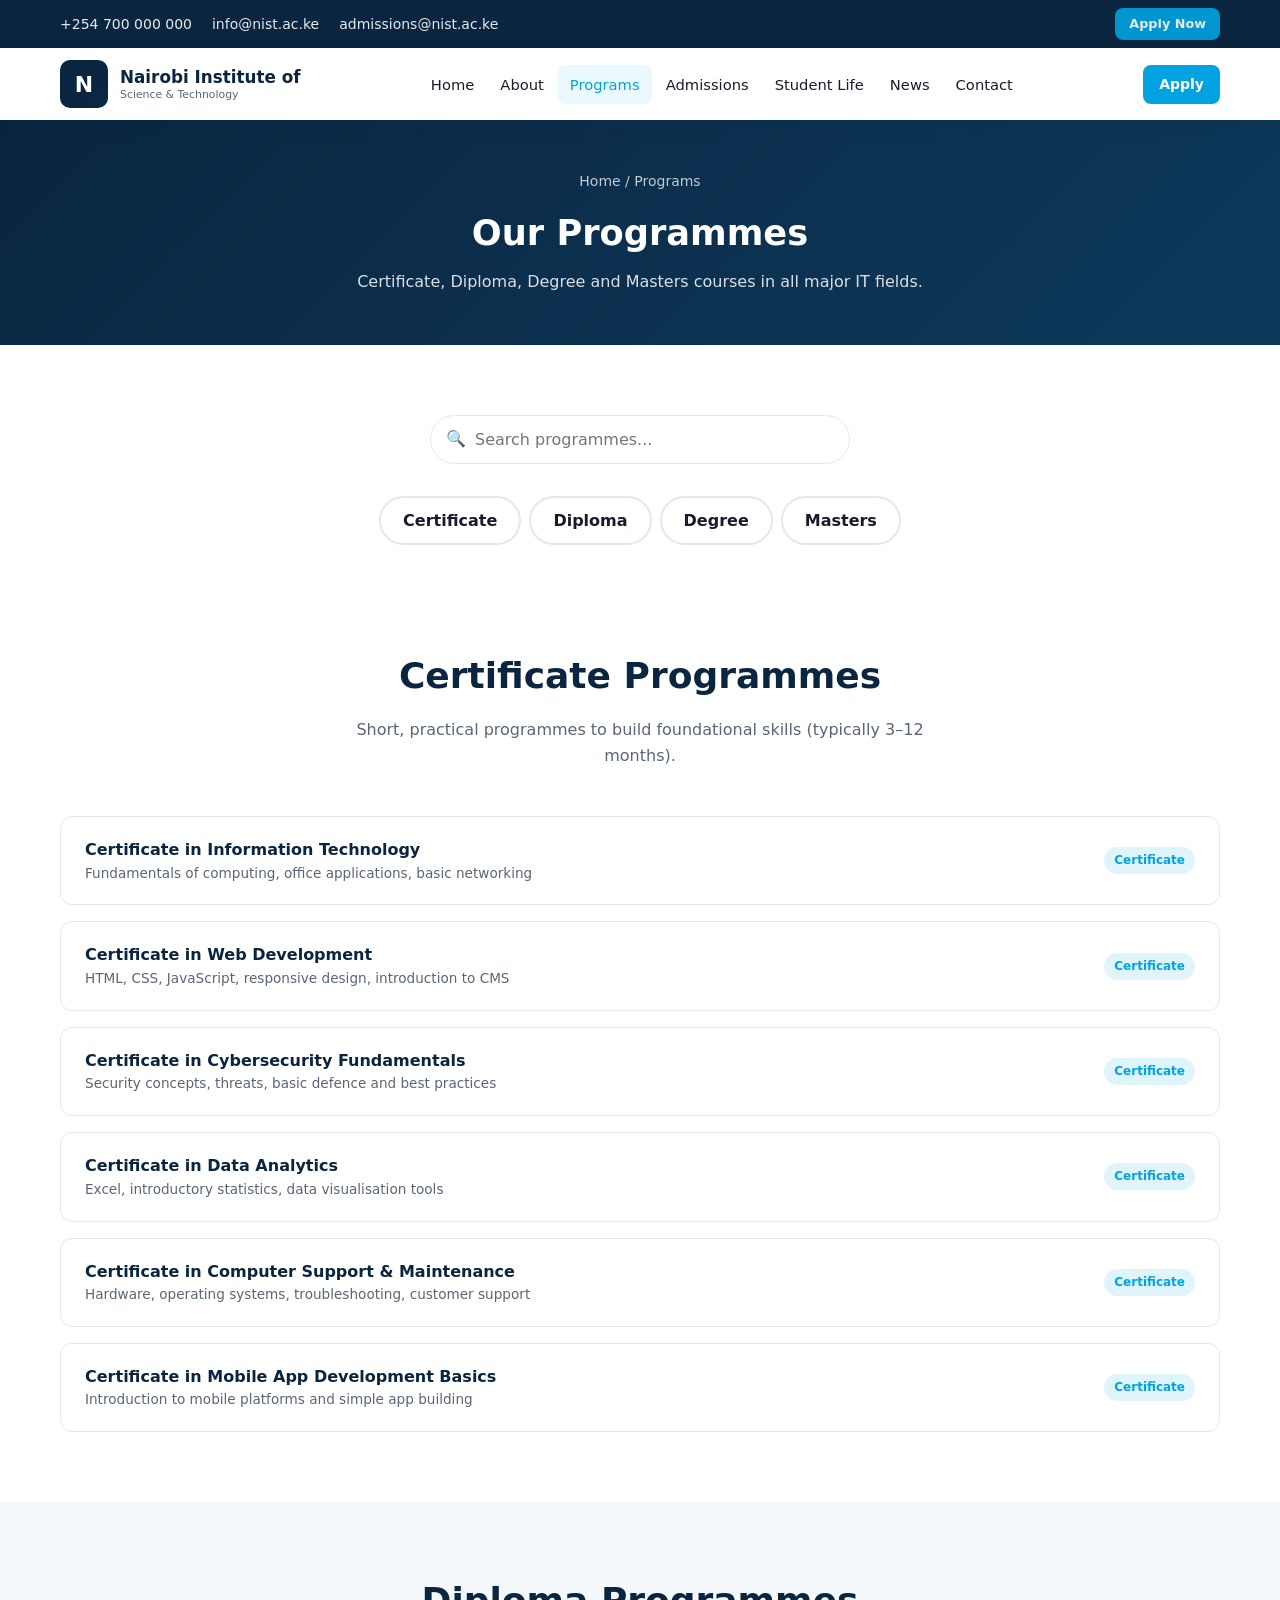
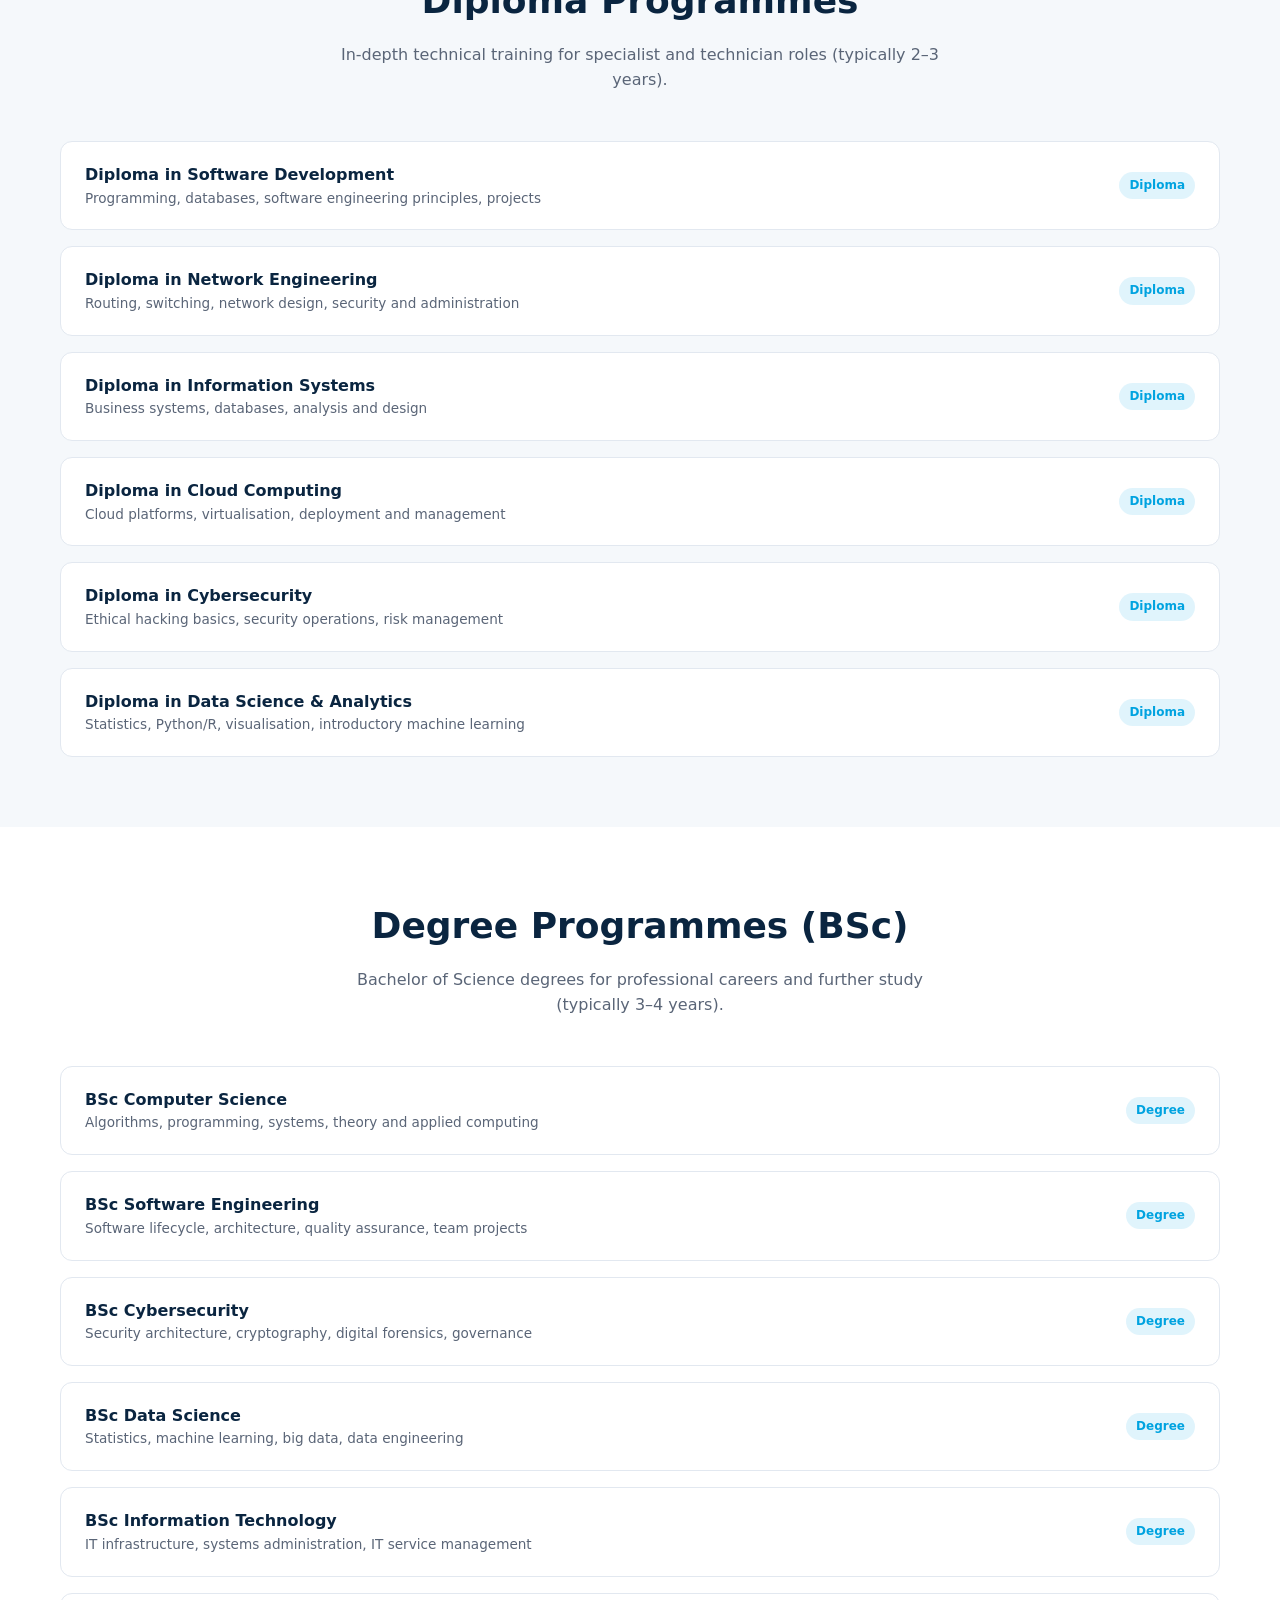
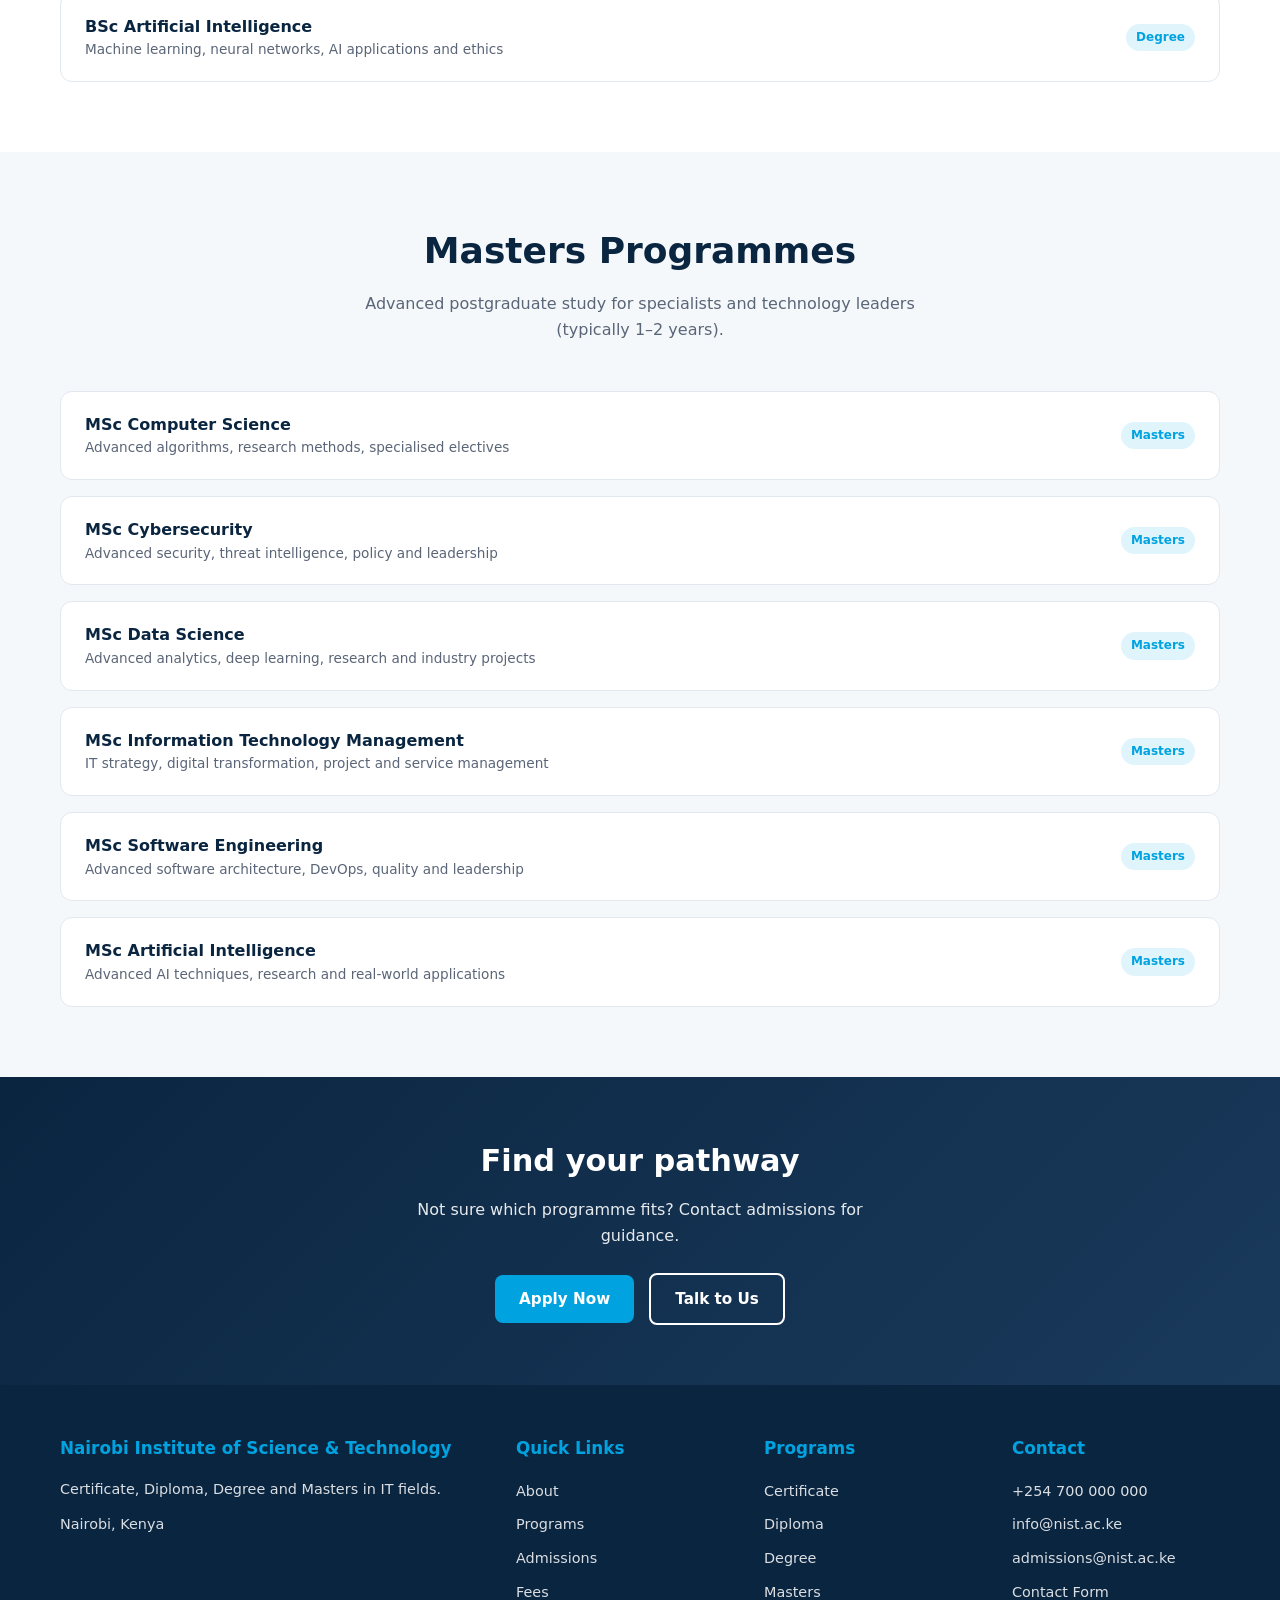
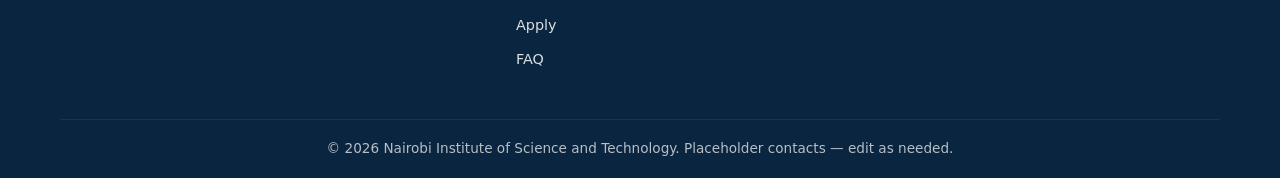
<file: programs.html>
<!DOCTYPE html>
<html lang="en">
<head>
  <meta charset="UTF-8">
  <meta name="viewport" content="width=device-width, initial-scale=1.0">
  <title>Programs | Nairobi Institute of Science and Technology</title>
  <link rel="stylesheet" href="css/style.css">
</head>
<body>
  <div class="top-bar">
    <div class="container">
      <div class="top-contact">
        <a href="tel:+254700000000">+254 700 000 000</a>
        <a href="mailto:info@nist.ac.ke">info@nist.ac.ke</a>
        <a href="mailto:admissions@nist.ac.ke">admissions@nist.ac.ke</a>
      </div>
      <a href="apply.html" class="btn btn-sm btn-primary" style="padding:6px 14px;font-size:.8rem;">Apply Now</a>
    </div>
  </div>

  <header class="header">
    <div class="container">
      <a href="index.html" class="logo">
        <div class="logo-icon">
          <svg viewBox="0 0 48 48" xmlns="http://www.w3.org/2000/svg"><rect width="48" height="48" rx="10" fill="url(#g)"/><text x="24" y="32" text-anchor="middle" fill="#fff" font-size="22" font-weight="800" font-family="system-ui">N</text><defs><linearGradient id="g" x1="0" y1="0" x2="48" y2="48"><stop stop-color="#0a2540"/><stop offset="1" stop-color="#00a3e0"/></linearGradient></defs></svg>
        </div>
        <div>Nairobi Institute of<span>Science &amp; Technology</span></div>
      </a>
      <button class="menu-toggle" aria-label="Toggle menu">☰</button>
      <nav class="nav">
        <a href="index.html">Home</a>
        <a href="about.html">About</a>
        <a href="programs.html" class="active">Programs</a>
        <a href="admissions.html">Admissions</a>
        <a href="student-life.html">Student Life</a>
        <a href="news.html">News</a>
        <a href="contact.html">Contact</a>
      </nav>
      <a href="apply.html" class="btn btn-primary btn-sm btn-apply-desktop">Apply</a>
    </div>
  </header>

  <section class="page-header">
    <div class="container">
      <div class="breadcrumb"><a href="index.html">Home</a> / Programs</div>
      <h1>Our Programmes</h1>
      <p>Certificate, Diploma, Degree and Masters courses in all major IT fields.</p>
    </div>
  </section>

  <!-- Search + jump buttons -->
  <section class="section" style="padding-bottom:0;">
    <div class="container">
      <div class="search-box">
        <input type="text" id="course-search" placeholder="Search programmes..." aria-label="Search programmes">
      </div>
      <div class="tabs">
        <a href="#certificate" class="tab-btn">Certificate</a>
        <a href="#diploma" class="tab-btn">Diploma</a>
        <a href="#degree" class="tab-btn">Degree</a>
        <a href="#masters" class="tab-btn">Masters</a>
      </div>
    </div>
  </section>

  <!-- Certificate -->
  <section class="section" id="certificate">
    <div class="container">
      <div class="section-header">
        <h2>Certificate Programmes</h2>
        <p>Short, practical programmes to build foundational skills (typically 3–12 months).</p>
      </div>
      <div class="course-list">
        <div class="course-item">
          <div>
            <h4>Certificate in Information Technology</h4>
            <div class="meta">Fundamentals of computing, office applications, basic networking</div>
          </div>
          <span class="badge">Certificate</span>
        </div>
        <div class="course-item">
          <div>
            <h4>Certificate in Web Development</h4>
            <div class="meta">HTML, CSS, JavaScript, responsive design, introduction to CMS</div>
          </div>
          <span class="badge">Certificate</span>
        </div>
        <div class="course-item">
          <div>
            <h4>Certificate in Cybersecurity Fundamentals</h4>
            <div class="meta">Security concepts, threats, basic defence and best practices</div>
          </div>
          <span class="badge">Certificate</span>
        </div>
        <div class="course-item">
          <div>
            <h4>Certificate in Data Analytics</h4>
            <div class="meta">Excel, introductory statistics, data visualisation tools</div>
          </div>
          <span class="badge">Certificate</span>
        </div>
        <div class="course-item">
          <div>
            <h4>Certificate in Computer Support &amp; Maintenance</h4>
            <div class="meta">Hardware, operating systems, troubleshooting, customer support</div>
          </div>
          <span class="badge">Certificate</span>
        </div>
        <div class="course-item">
          <div>
            <h4>Certificate in Mobile App Development Basics</h4>
            <div class="meta">Introduction to mobile platforms and simple app building</div>
          </div>
          <span class="badge">Certificate</span>
        </div>
      </div>
    </div>
  </section>

  <!-- Diploma -->
  <section class="section section-alt" id="diploma">
    <div class="container">
      <div class="section-header">
        <h2>Diploma Programmes</h2>
        <p>In-depth technical training for specialist and technician roles (typically 2–3 years).</p>
      </div>
      <div class="course-list">
        <div class="course-item">
          <div>
            <h4>Diploma in Software Development</h4>
            <div class="meta">Programming, databases, software engineering principles, projects</div>
          </div>
          <span class="badge">Diploma</span>
        </div>
        <div class="course-item">
          <div>
            <h4>Diploma in Network Engineering</h4>
            <div class="meta">Routing, switching, network design, security and administration</div>
          </div>
          <span class="badge">Diploma</span>
        </div>
        <div class="course-item">
          <div>
            <h4>Diploma in Information Systems</h4>
            <div class="meta">Business systems, databases, analysis and design</div>
          </div>
          <span class="badge">Diploma</span>
        </div>
        <div class="course-item">
          <div>
            <h4>Diploma in Cloud Computing</h4>
            <div class="meta">Cloud platforms, virtualisation, deployment and management</div>
          </div>
          <span class="badge">Diploma</span>
        </div>
        <div class="course-item">
          <div>
            <h4>Diploma in Cybersecurity</h4>
            <div class="meta">Ethical hacking basics, security operations, risk management</div>
          </div>
          <span class="badge">Diploma</span>
        </div>
        <div class="course-item">
          <div>
            <h4>Diploma in Data Science &amp; Analytics</h4>
            <div class="meta">Statistics, Python/R, visualisation, introductory machine learning</div>
          </div>
          <span class="badge">Diploma</span>
        </div>
      </div>
    </div>
  </section>

  <!-- Degree -->
  <section class="section" id="degree">
    <div class="container">
      <div class="section-header">
        <h2>Degree Programmes (BSc)</h2>
        <p>Bachelor of Science degrees for professional careers and further study (typically 3–4 years).</p>
      </div>
      <div class="course-list">
        <div class="course-item">
          <div>
            <h4>BSc Computer Science</h4>
            <div class="meta">Algorithms, programming, systems, theory and applied computing</div>
          </div>
          <span class="badge">Degree</span>
        </div>
        <div class="course-item">
          <div>
            <h4>BSc Software Engineering</h4>
            <div class="meta">Software lifecycle, architecture, quality assurance, team projects</div>
          </div>
          <span class="badge">Degree</span>
        </div>
        <div class="course-item">
          <div>
            <h4>BSc Cybersecurity</h4>
            <div class="meta">Security architecture, cryptography, digital forensics, governance</div>
          </div>
          <span class="badge">Degree</span>
        </div>
        <div class="course-item">
          <div>
            <h4>BSc Data Science</h4>
            <div class="meta">Statistics, machine learning, big data, data engineering</div>
          </div>
          <span class="badge">Degree</span>
        </div>
        <div class="course-item">
          <div>
            <h4>BSc Information Technology</h4>
            <div class="meta">IT infrastructure, systems administration, IT service management</div>
          </div>
          <span class="badge">Degree</span>
        </div>
        <div class="course-item">
          <div>
            <h4>BSc Artificial Intelligence</h4>
            <div class="meta">Machine learning, neural networks, AI applications and ethics</div>
          </div>
          <span class="badge">Degree</span>
        </div>
      </div>
    </div>
  </section>

  <!-- Masters -->
  <section class="section section-alt" id="masters">
    <div class="container">
      <div class="section-header">
        <h2>Masters Programmes</h2>
        <p>Advanced postgraduate study for specialists and technology leaders (typically 1–2 years).</p>
      </div>
      <div class="course-list">
        <div class="course-item">
          <div>
            <h4>MSc Computer Science</h4>
            <div class="meta">Advanced algorithms, research methods, specialised electives</div>
          </div>
          <span class="badge">Masters</span>
        </div>
        <div class="course-item">
          <div>
            <h4>MSc Cybersecurity</h4>
            <div class="meta">Advanced security, threat intelligence, policy and leadership</div>
          </div>
          <span class="badge">Masters</span>
        </div>
        <div class="course-item">
          <div>
            <h4>MSc Data Science</h4>
            <div class="meta">Advanced analytics, deep learning, research and industry projects</div>
          </div>
          <span class="badge">Masters</span>
        </div>
        <div class="course-item">
          <div>
            <h4>MSc Information Technology Management</h4>
            <div class="meta">IT strategy, digital transformation, project and service management</div>
          </div>
          <span class="badge">Masters</span>
        </div>
        <div class="course-item">
          <div>
            <h4>MSc Software Engineering</h4>
            <div class="meta">Advanced software architecture, DevOps, quality and leadership</div>
          </div>
          <span class="badge">Masters</span>
        </div>
        <div class="course-item">
          <div>
            <h4>MSc Artificial Intelligence</h4>
            <div class="meta">Advanced AI techniques, research and real-world applications</div>
          </div>
          <span class="badge">Masters</span>
        </div>
      </div>
    </div>
  </section>

  <section class="cta">
    <div class="container">
      <h2>Find your pathway</h2>
      <p>Not sure which programme fits? Contact admissions for guidance.</p>
      <a href="apply.html" class="btn btn-primary">Apply Now</a>
      <a href="contact.html" class="btn btn-outline" style="margin-left:10px;">Talk to Us</a>
    </div>
  </section>

  <footer class="footer">
    <div class="container">
      <div class="footer-grid">
        <div>
          <h4>Nairobi Institute of Science &amp; Technology</h4>
          <p>Certificate, Diploma, Degree and Masters in IT fields.</p>
          <p style="margin-top:12px;">Nairobi, Kenya</p>
        </div>
        <div>
          <h4>Quick Links</h4>
          <ul>
            <li><a href="about.html">About</a></li>
            <li><a href="programs.html">Programs</a></li>
            <li><a href="admissions.html">Admissions</a></li>
            <li><a href="fees.html">Fees</a></li>
            <li><a href="apply.html">Apply</a></li>
            <li><a href="faq.html">FAQ</a></li>
          </ul>
        </div>
        <div>
          <h4>Programs</h4>
          <ul>
            <li><a href="#certificate">Certificate</a></li>
            <li><a href="#diploma">Diploma</a></li>
            <li><a href="#degree">Degree</a></li>
            <li><a href="#masters">Masters</a></li>
          </ul>
        </div>
        <div>
          <h4>Contact</h4>
          <ul>
            <li><a href="tel:+254700000000">+254 700 000 000</a></li>
            <li><a href="mailto:info@nist.ac.ke">info@nist.ac.ke</a></li>
            <li><a href="mailto:admissions@nist.ac.ke">admissions@nist.ac.ke</a></li>
            <li><a href="contact.html">Contact Form</a></li>
          </ul>
        </div>
      </div>
      <div class="footer-bottom">&copy; 2026 Nairobi Institute of Science and Technology. Placeholder contacts — edit as needed.</div>
    </div>
  </footer>

  <script src="js/main.js"></script>
</body>
</html>
</file>
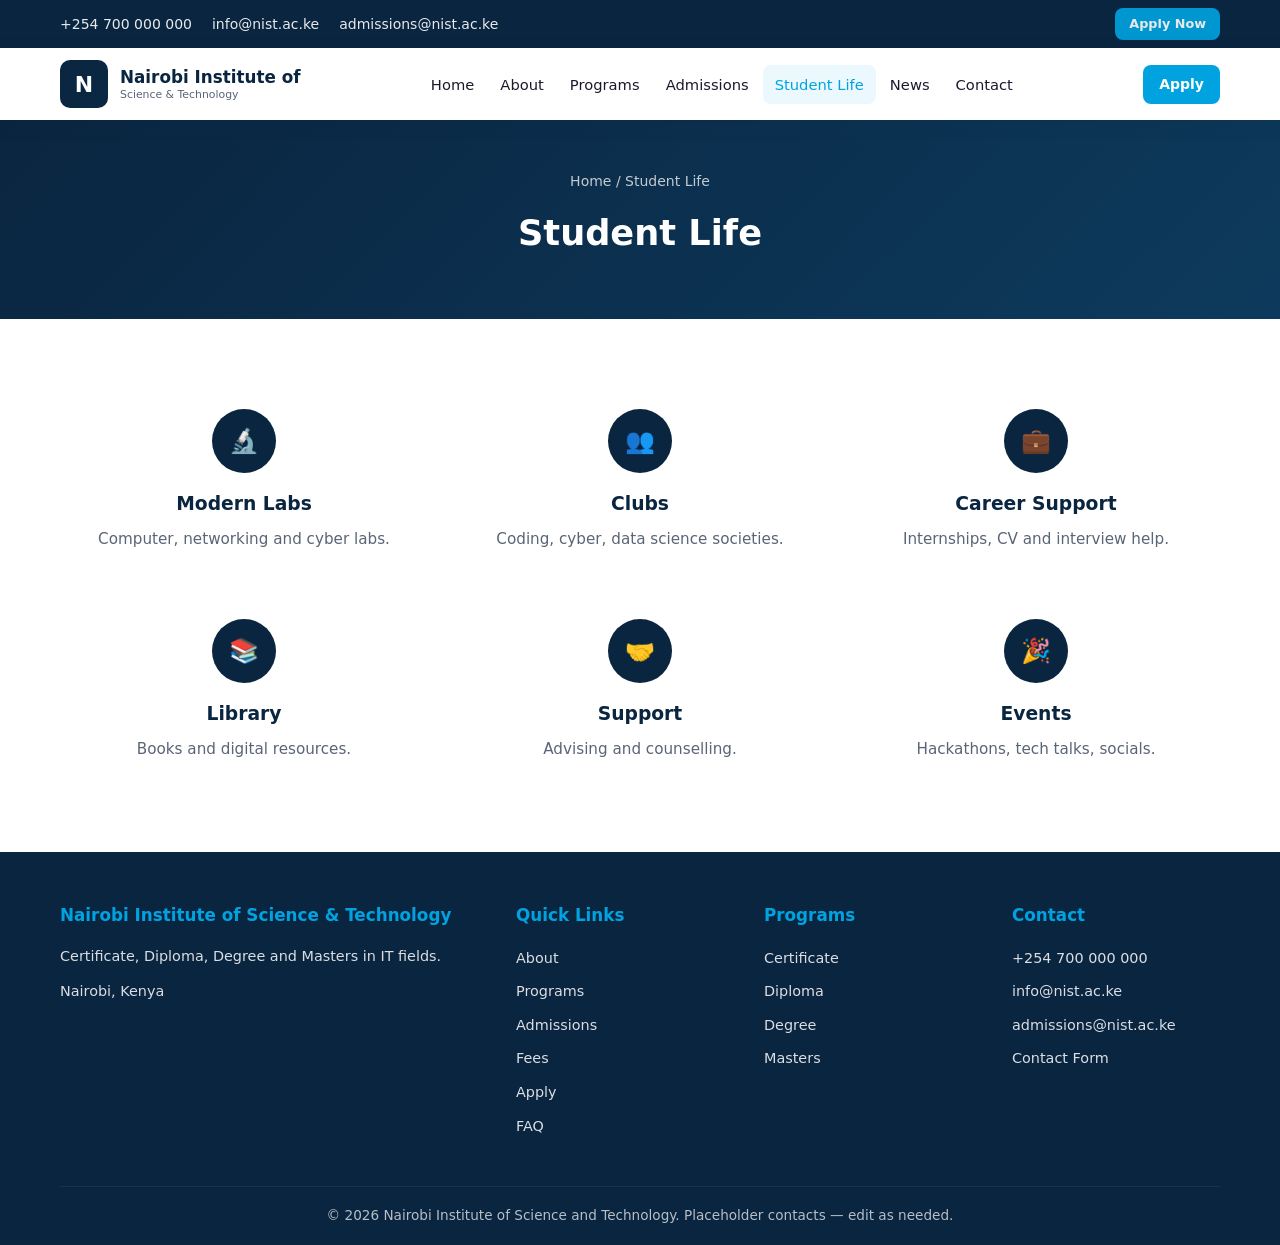
<file: student-life.html>
<!DOCTYPE html>
<html lang="en">
<head>
  <meta charset="UTF-8">
  <meta name="viewport" content="width=device-width, initial-scale=1.0">
  <title>Student Life | Nairobi Institute of Science and Technology</title>
  <link rel="stylesheet" href="css/style.css">
</head>
<body>
  <div class="top-bar">
    <div class="container">
      <div class="top-contact">
        <a href="tel:+254700000000">+254 700 000 000</a>
        <a href="mailto:info@nist.ac.ke">info@nist.ac.ke</a>
        <a href="mailto:admissions@nist.ac.ke">admissions@nist.ac.ke</a>
      </div>
      <a href="apply.html" class="btn btn-sm btn-primary" style="padding:6px 14px;font-size:.8rem;">Apply Now</a>
    </div>
  </div>
  <header class="header">
    <div class="container">
      <a href="index.html" class="logo">
        <div class="logo-icon">
          <svg viewBox="0 0 48 48" xmlns="http://www.w3.org/2000/svg"><rect width="48" height="48" rx="10" fill="url(#g)"/><text x="24" y="32" text-anchor="middle" fill="#fff" font-size="22" font-weight="800" font-family="system-ui">N</text><defs><linearGradient id="g" x1="0" y1="0" x2="48" y2="48"><stop stop-color="#0a2540"/><stop offset="1" stop-color="#00a3e0"/></linearGradient></defs></svg>
        </div>
        <div>Nairobi Institute of<span>Science &amp; Technology</span></div>
      </a>
      <button class="menu-toggle">☰</button>
      <nav class="nav">
        <a href="index.html">Home</a>
        <a href="about.html">About</a>
        <a href="programs.html">Programs</a>
        <a href="admissions.html">Admissions</a>
        <a href="student-life.html" class="active">Student Life</a>
        <a href="news.html">News</a>
        <a href="contact.html">Contact</a>
      </nav>
      <a href="apply.html" class="btn btn-primary btn-sm btn-apply-desktop">Apply</a>
    </div>
  </header>

  <section class="page-header">
    <div class="container">
      <div class="breadcrumb"><a href="index.html">Home</a> / Student Life</div>
      <h1>Student Life</h1>
    </div>
  </section>

  <section class="section">
    <div class="container">
      <div class="features-grid">
        <div class="feature-item"><div class="icon">🔬</div><h3>Modern Labs</h3><p>Computer, networking and cyber labs.</p></div>
        <div class="feature-item"><div class="icon">👥</div><h3>Clubs</h3><p>Coding, cyber, data science societies.</p></div>
        <div class="feature-item"><div class="icon">💼</div><h3>Career Support</h3><p>Internships, CV and interview help.</p></div>
        <div class="feature-item"><div class="icon">📚</div><h3>Library</h3><p>Books and digital resources.</p></div>
        <div class="feature-item"><div class="icon">🤝</div><h3>Support</h3><p>Advising and counselling.</p></div>
        <div class="feature-item"><div class="icon">🎉</div><h3>Events</h3><p>Hackathons, tech talks, socials.</p></div>
      </div>
    </div>
  </section>

  <footer class="footer">
    <div class="container">
      <div class="footer-grid">
        <div>
          <h4>Nairobi Institute of Science &amp; Technology</h4>
          <p>Certificate, Diploma, Degree and Masters in IT fields.</p>
          <p style="margin-top:12px;">Nairobi, Kenya</p>
        </div>
        <div>
          <h4>Quick Links</h4>
          <ul>
            <li><a href="about.html">About</a></li>
            <li><a href="programs.html">Programs</a></li>
            <li><a href="admissions.html">Admissions</a></li>
            <li><a href="fees.html">Fees</a></li>
            <li><a href="apply.html">Apply</a></li>
            <li><a href="faq.html">FAQ</a></li>
          </ul>
        </div>
        <div>
          <h4>Programs</h4>
          <ul>
            <li><a href="programs.html#certificate">Certificate</a></li>
            <li><a href="programs.html#diploma">Diploma</a></li>
            <li><a href="programs.html#degree">Degree</a></li>
            <li><a href="programs.html#masters">Masters</a></li>
          </ul>
        </div>
        <div>
          <h4>Contact</h4>
          <ul>
            <li><a href="tel:+254700000000">+254 700 000 000</a></li>
            <li><a href="mailto:info@nist.ac.ke">info@nist.ac.ke</a></li>
            <li><a href="mailto:admissions@nist.ac.ke">admissions@nist.ac.ke</a></li>
            <li><a href="contact.html">Contact Form</a></li>
          </ul>
        </div>
      </div>
      <div class="footer-bottom">&copy; 2026 Nairobi Institute of Science and Technology. Placeholder contacts — edit as needed.</div>
    </div>
  </footer>
  <script src="js/main.js"></script>
</body>
</html>
</file>
<file: css/style.css>
:root {
  --primary: #0a2540;
  --primary-light: #1a3a5c;
  --accent: #00a3e0;
  --accent-dark: #0088c0;
  --text: #1a1a2e;
  --text-light: #5a6577;
  --bg: #fff;
  --bg-alt: #f5f8fb;
  --border: #e2e8f0;
  --success: #10b981;
  --shadow: 0 4px 20px rgba(10,37,64,.08);
  --radius: 12px;
}
* { margin:0; padding:0; box-sizing:border-box; }
html { scroll-behavior:smooth; }
body {
  font-family: 'Segoe UI', system-ui, -apple-system, BlinkMacSystemFont, 'Roboto', sans-serif;
  color: var(--text);
  line-height: 1.6;
  background: var(--bg);
}
a { text-decoration:none; color:inherit; transition:.2s; }
img { max-width:100%; height:auto; display:block; }
.container { width:100%; max-width:1200px; margin:0 auto; padding:0 20px; }

.top-bar { background:var(--primary); color:#fff; font-size:.875rem; padding:8px 0; }
.top-bar .container { display:flex; justify-content:space-between; align-items:center; flex-wrap:wrap; gap:10px; }
.top-bar a { color:#fff; opacity:.9; }
.top-bar a:hover { opacity:1; color:var(--accent); }
.top-contact { display:flex; gap:20px; flex-wrap:wrap; }

.header { background:#fff; box-shadow:var(--shadow); position:sticky; top:0; z-index:1000; }
.header .container { display:flex; align-items:center; justify-content:space-between; padding:12px 20px; gap:16px; }
.logo { display:flex; align-items:center; gap:12px; font-weight:700; font-size:1.05rem; color:var(--primary); line-height:1.25; }
.logo-icon { width:48px; height:48px; flex-shrink:0; }
.logo-icon svg { width:100%; height:100%; }
.logo span { display:block; font-size:.68rem; font-weight:500; color:var(--text-light); }
.nav { display:flex; align-items:center; gap:2px; flex-wrap:wrap; }
.nav a { padding:8px 12px; font-weight:500; font-size:.92rem; color:var(--text); border-radius:8px; }
.nav a:hover, .nav a.active { color:var(--accent); background:rgba(0,163,224,.08); }

.btn {
  display:inline-flex; align-items:center; justify-content:center;
  padding:12px 24px; font-weight:600; font-size:.95rem;
  border-radius:8px; border:none; cursor:pointer; transition:.2s;
}
.btn-primary { background:var(--accent); color:#fff; }
.btn-primary:hover { background:var(--accent-dark); transform:translateY(-1px); }
.btn-outline { background:transparent; border:2px solid #fff; color:#fff; }
.btn-outline:hover { background:#fff; color:var(--primary); }
.btn-dark { background:var(--primary); color:#fff; }
.btn-sm { padding:8px 16px; font-size:.875rem; }
.menu-toggle { display:none; background:none; border:none; font-size:1.5rem; cursor:pointer; color:var(--primary); }

.hero {
  background:linear-gradient(135deg, var(--primary), #0d3a5c 50%, #0a4a6e);
  color:#fff; padding:80px 0 100px; position:relative; overflow:hidden;
}
.hero .container {
  position:relative; z-index:1;
  display:grid; grid-template-columns:1fr 1fr; gap:40px; align-items:center;
}
.hero-content h1 { font-size:clamp(2rem,4vw,3rem); line-height:1.2; margin-bottom:16px; font-weight:800; }
.hero-content h1 span { color:var(--accent); }
.hero-content p { font-size:1.15rem; opacity:.9; margin-bottom:28px; max-width:520px; }
.hero-buttons { display:flex; gap:14px; flex-wrap:wrap; }
.hero-stats { display:grid; grid-template-columns:repeat(2,1fr); gap:16px; }
.stat-card {
  background:rgba(255,255,255,.1); border:1px solid rgba(255,255,255,.15);
  border-radius:var(--radius); padding:24px; text-align:center;
}
.stat-card .number { font-size:2rem; font-weight:800; color:var(--accent); }
.stat-card .label { font-size:.875rem; opacity:.85; }

.section { padding:70px 0; }
.section-alt { background:var(--bg-alt); }
.section-header { text-align:center; margin-bottom:48px; }
.section-header h2 { font-size:clamp(1.75rem,3vw,2.25rem); color:var(--primary); margin-bottom:12px; }
.section-header p { color:var(--text-light); max-width:600px; margin:0 auto; }

.programs-grid { display:grid; grid-template-columns:repeat(auto-fit,minmax(260px,1fr)); gap:24px; }
.program-card {
  background:#fff; border-radius:var(--radius); padding:32px 28px;
  box-shadow:var(--shadow); border:1px solid var(--border);
  transition:.25s; display:flex; flex-direction:column;
}
.program-card:hover { transform:translateY(-6px); }
.program-card .icon {
  width:56px; height:56px;
  background:linear-gradient(135deg,rgba(0,163,224,.15),rgba(10,37,64,.1));
  border-radius:12px; display:flex; align-items:center; justify-content:center;
  font-size:1.5rem; margin-bottom:18px; color:var(--accent);
}
.program-card h3 { font-size:1.25rem; color:var(--primary); margin-bottom:10px; }
.program-card p { color:var(--text-light); font-size:.95rem; flex-grow:1; margin-bottom:18px; }
.program-card ul { list-style:none; margin-bottom:20px; }
.program-card ul li { padding:4px 0 4px 18px; font-size:.9rem; color:var(--text-light); position:relative; }
.program-card ul li::before { content:'✓'; position:absolute; left:0; color:var(--success); font-weight:700; }

.features-grid { display:grid; grid-template-columns:repeat(auto-fit,minmax(280px,1fr)); gap:28px; }
.feature-item { text-align:center; padding:20px; }
.feature-item .icon {
  width:64px; height:64px; margin:0 auto 16px; background:var(--primary); color:#fff;
  border-radius:50%; display:flex; align-items:center; justify-content:center; font-size:1.5rem;
}
.feature-item h3 { color:var(--primary); margin-bottom:8px; }
.feature-item p { color:var(--text-light); font-size:.95rem; }

.steps { display:grid; grid-template-columns:repeat(auto-fit,minmax(240px,1fr)); gap:30px; counter-reset:step; }
.step {
  position:relative; background:#fff; padding:28px; border-radius:var(--radius);
  box-shadow:var(--shadow); border-top:4px solid var(--accent);
}
.step::before {
  counter-increment:step; content:counter(step);
  position:absolute; top:-18px; left:24px; width:36px; height:36px;
  background:var(--accent); color:#fff; border-radius:50%;
  display:flex; align-items:center; justify-content:center; font-weight:700;
}
.step h3 { margin-top:12px; color:var(--primary); margin-bottom:8px; }
.step p { color:var(--text-light); font-size:.95rem; }

.news-grid { display:grid; grid-template-columns:repeat(auto-fit,minmax(300px,1fr)); gap:24px; }
.news-card { background:#fff; border-radius:var(--radius); overflow:hidden; box-shadow:var(--shadow); border:1px solid var(--border); }
.news-card .news-img {
  height:160px; background:linear-gradient(135deg,var(--primary),var(--accent));
  display:flex; align-items:center; justify-content:center; color:#fff; font-size:2.5rem;
}
.news-card .news-body { padding:20px; }
.news-card .date { font-size:.8rem; color:var(--accent); font-weight:600; margin-bottom:6px; }
.news-card h3 { font-size:1.1rem; color:var(--primary); margin-bottom:8px; }
.news-card p { font-size:.9rem; color:var(--text-light); }

.cta {
  background:linear-gradient(135deg,var(--primary),var(--primary-light));
  color:#fff; padding:60px 0; text-align:center;
}
.cta h2 { font-size:1.9rem; margin-bottom:12px; }
.cta p { opacity:.9; margin-bottom:24px; max-width:500px; margin-left:auto; margin-right:auto; }

.page-header {
  background:linear-gradient(135deg,var(--primary),#0d3a5c);
  color:#fff; padding:50px 0; text-align:center;
}
.page-header h1 { font-size:2.2rem; margin-bottom:8px; }
.page-header p { opacity:.85; max-width:600px; margin:0 auto; }
.breadcrumb { font-size:.875rem; opacity:.75; margin-bottom:12px; }

.content-block { max-width:800px; }
.content-block h2 { color:var(--primary); margin:28px 0 12px; font-size:1.4rem; }
.content-block p { margin-bottom:14px; color:var(--text-light); }
.content-block ul { margin:12px 0 20px 20px; color:var(--text-light); }

.course-list { display:grid; gap:16px; }
.course-item {
  background:#fff; border:1px solid var(--border); border-radius:var(--radius);
  padding:20px 24px; display:flex; justify-content:space-between; align-items:center;
  flex-wrap:wrap; gap:12px;
}
.course-item:hover { border-color:var(--accent); }
.course-item h4 { color:var(--primary); }
.course-item .meta { font-size:.85rem; color:var(--text-light); }
.badge {
  display:inline-block; padding:4px 10px; border-radius:20px; font-size:.75rem;
  font-weight:600; background:rgba(0,163,224,.12); color:var(--accent);
}

.table-wrap { overflow-x:auto; margin:20px 0; }
table { width:100%; border-collapse:collapse; background:#fff; border-radius:var(--radius); overflow:hidden; box-shadow:var(--shadow); }
th, td { padding:14px 18px; text-align:left; border-bottom:1px solid var(--border); }
th { background:var(--primary); color:#fff; font-weight:600; }
td { color:var(--text-light); }
tr:hover td { background:rgba(0,163,224,.04); }

.faq-item { background:#fff; border:1px solid var(--border); border-radius:var(--radius); margin-bottom:12px; overflow:hidden; }
.faq-item summary {
  padding:18px 20px; font-weight:600; color:var(--primary); cursor:pointer;
  list-style:none; display:flex; justify-content:space-between;
}
.faq-item summary::-webkit-details-marker { display:none; }
.faq-item summary::after { content:'+'; color:var(--accent); font-size:1.3rem; }
.faq-item[open] summary::after { content:'−'; }
.faq-item .faq-body { padding:0 20px 18px; color:var(--text-light); }

.contact-grid { display:grid; grid-template-columns:1fr 1fr; gap:40px; }
.contact-info h3 { color:var(--primary); margin-bottom:16px; }
.contact-info p { margin-bottom:12px; color:var(--text-light); }
.form-group { margin-bottom:16px; }
.form-group label { display:block; font-weight:500; margin-bottom:6px; font-size:.9rem; }
.form-group input, .form-group select, .form-group textarea {
  width:100%; padding:12px 14px; border:1px solid var(--border);
  border-radius:8px; font-size:1rem; font-family:inherit;
}
.form-group input:focus, .form-group select:focus, .form-group textarea:focus {
  outline:none; border-color:var(--accent);
}
.form-group textarea { min-height:120px; resize:vertical; }

.footer { background:var(--primary); color:#fff; padding:50px 0 0; }
.footer-grid { display:grid; grid-template-columns:2fr 1fr 1fr 1fr; gap:40px; padding-bottom:40px; }
.footer h4 { font-size:1.05rem; margin-bottom:16px; color:var(--accent); }
.footer p, .footer a { font-size:.9rem; opacity:.85; color:#fff; }
.footer a:hover { opacity:1; color:var(--accent); }
.footer ul { list-style:none; }
.footer ul li { margin-bottom:8px; }
.footer-bottom {
  border-top:1px solid rgba(255,255,255,.1); padding:18px 0;
  text-align:center; font-size:.85rem; opacity:.7;
}

@media (max-width:900px) {
  .hero .container { grid-template-columns:1fr; }
  .footer-grid { grid-template-columns:1fr 1fr; }
  .contact-grid { grid-template-columns:1fr; }
}
@media (max-width:768px) {
  .menu-toggle { display:block; }
  .nav {
    display:none; position:absolute; top:100%; left:0; right:0;
    background:#fff; flex-direction:column; padding:16px; box-shadow:var(--shadow);
  }
  .nav.open { display:flex; }
  .nav a { width:100%; padding:12px; }
  .header .btn-apply-desktop { display:none; }
  .footer-grid { grid-template-columns:1fr; }
}
@media (max-width:480px) {
  .hero-stats { grid-template-columns:1fr; }
}
/* Interactive extras */
.header.scrolled { box-shadow: 0 6px 24px rgba(10,37,64,.12); }

#back-to-top {
  position: fixed; bottom: 28px; right: 28px; z-index: 999;
  width: 48px; height: 48px; border-radius: 50%; border: none;
  background: var(--accent); color: #fff; font-size: 1.4rem;
  cursor: pointer; opacity: 0; visibility: hidden; transition: .3s;
  box-shadow: 0 4px 16px rgba(0,163,224,.4);
}
#back-to-top.show { opacity: 1; visibility: visible; }
#back-to-top:hover { background: var(--accent-dark); transform: translateY(-3px); }

.fade-up { opacity: 0; transform: translateY(24px); transition: opacity .6s ease, transform .6s ease; }
.fade-up.visible { opacity: 1; transform: translateY(0); }

/* Tabs (programs page) */
.tabs { display: flex; flex-wrap: wrap; gap: 8px; justify-content: center; margin-bottom: 32px; }
.tab-btn {
  padding: 10px 22px; border: 2px solid var(--border); background: #fff;
  border-radius: 30px; font-weight: 600; cursor: pointer; color: var(--text);
  transition: .2s;
}
.tab-btn:hover, .tab-btn.active {
  background: var(--accent); color: #fff; border-color: var(--accent);
}
.tab-panel { display: none; }
.tab-panel.active { display: block; }

/* Search box */
.search-box {
  max-width: 420px; margin: 0 auto 32px; position: relative;
}
.search-box input {
  width: 100%; padding: 14px 18px 14px 44px; border: 1px solid var(--border);
  border-radius: 30px; font-size: 1rem; font-family: inherit;
}
.search-box input:focus { outline: none; border-color: var(--accent); }
.search-box::before {
  content: '🔍'; position: absolute; left: 16px; top: 50%;
  transform: translateY(-50%); font-size: 1rem;
}
</file>
